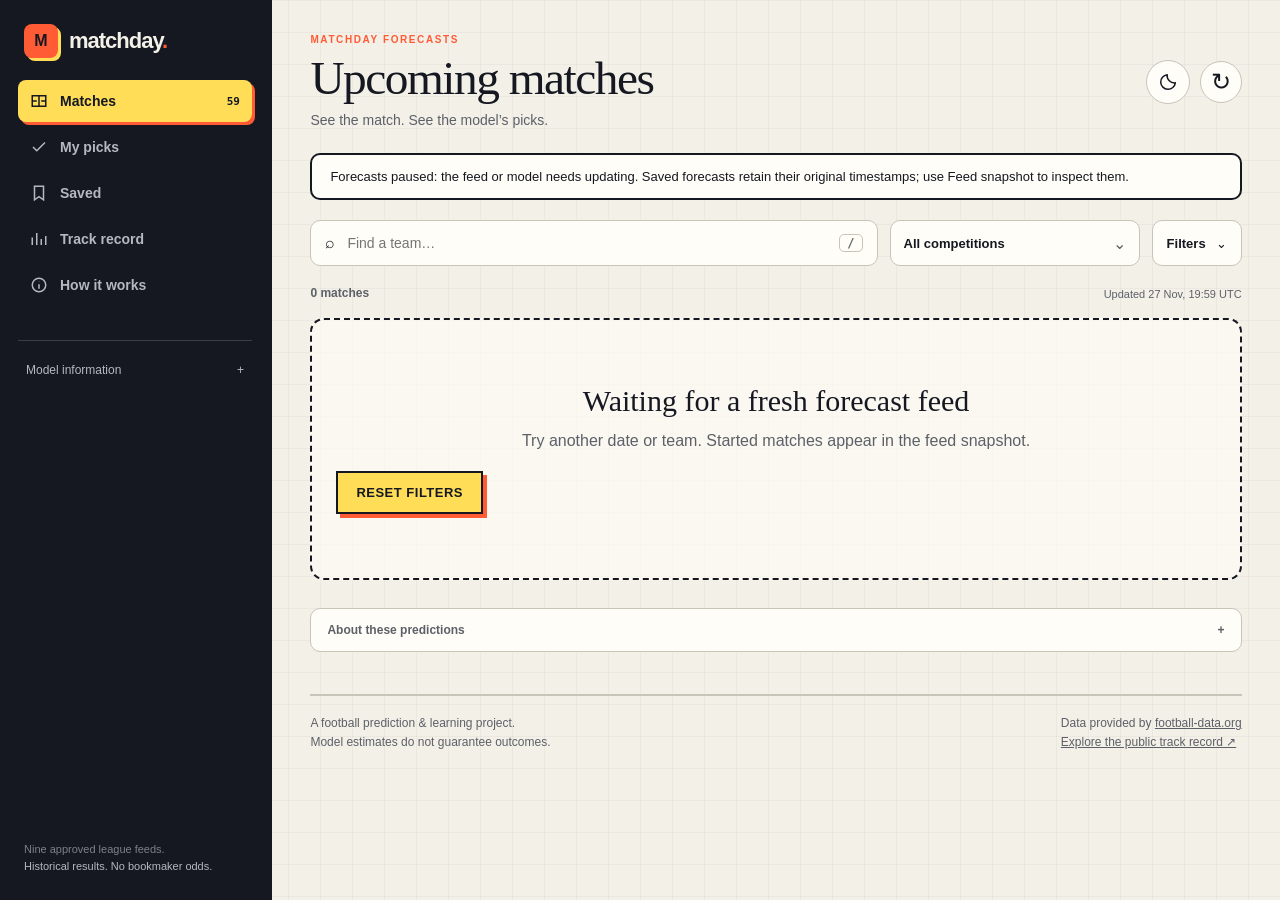
<file: index.html>
<!doctype html>
<html lang="en">
<head>
<meta charset="utf-8">
<meta name="viewport" content="width=device-width,initial-scale=1">
<meta name="referrer" content="strict-origin-when-cross-origin">
<meta http-equiv="Content-Security-Policy" content="default-src 'self'; script-src 'self'; connect-src 'self'; style-src 'self' 'unsafe-inline' https://fonts.googleapis.com; font-src 'self' https://fonts.gstatic.com; img-src 'self' data:; object-src 'none'; base-uri 'self'; form-action 'none'">
<meta name="theme-color" content="#151821">
<meta name="description" content="Matchday football forecasts: full-time and double-chance model picks, verified results and a transparent track record.">
<title>Football forecasts — Matchday</title>
<link rel="icon" href="./assets/icon.svg" type="image/svg+xml">
<script src="./assets/theme.js"></script>
<link rel="stylesheet" href="./assets/styles.css">
<script type="module" src="./assets/shell.mjs">
</script>
<script type="module" src="./assets/app.mjs">
</script>
</head>
<body>
<a class="skip-link" href="#main">Skip to content</a>
<div class="shell">
<aside class="side">
<a class="brand" href="./">
<span class="brand-mark">M</span>
<strong>matchday<i>.</i>
</strong>
</a>
<nav aria-label="Primary">
<a href="./" data-nav="matches" class="active" aria-current="page">
<svg class="icon" viewBox="0 0 24 24" width="18" height="18" fill="none" stroke="currentColor" stroke-width="2" aria-hidden="true">
<path d="M3 5h18v14H3zM12 5v14M3 12h6M15 12h6"/>
</svg>
<span>Matches</span>
<b data-count="matches">
</b>
</a>
<a href="./?view=picks" data-nav="picks" class="">
<svg class="icon" viewBox="0 0 24 24" width="18" height="18" fill="none" stroke="currentColor" stroke-width="2" aria-hidden="true">
<path d="M4 12l5 5L20 6"/>
</svg>
<span>My picks</span>
<b data-count="picks">
</b>
</a>
<a href="./?view=bookmarks" data-nav="saved" class="">
<svg class="icon" viewBox="0 0 24 24" width="18" height="18" fill="none" stroke="currentColor" stroke-width="2" aria-hidden="true">
<path d="M6 3h12v18l-6-4-6 4z"/>
</svg>
<span>Saved</span>
<b data-count="saved">
</b>
</a>
<a href="./performance.html" data-nav="record" class="">
<svg class="icon" viewBox="0 0 24 24" width="18" height="18" fill="none" stroke="currentColor" stroke-width="2" aria-hidden="true">
<path d="M3 20V10M9 20V4M15 20v-8M21 20V8"/>
</svg>
<span>Track record</span>
<b data-count="record">
</b>
</a>
<a href="./method.html" data-nav="method" class="">
<svg class="icon" viewBox="0 0 24 24" width="18" height="18" fill="none" stroke="currentColor" stroke-width="2" aria-hidden="true">
<path d="M12 3a9 9 0 100 18 9 9 0 000-18zM12 11v6M12 7.5v.5"/>
</svg>
<span>How it works</span>
<b data-count="method">
</b>
</a>
</nav>
<details class="sidebar-insights">
<summary>Model information <span aria-hidden="true">+</span>
</summary>
<section class="pulse">
<span class="eyebrow">Model pulse</span>
<div class="pulse-num">
<b id="pulse-rate">—</b>
<small>full-time hit rate</small>
</div>
<div class="pulse-meter">
<i id="pulse-meter" style="width:0%">
</i>
</div>
<small class="pulse-note" id="pulse-note">Loading verified results.</small>
</section>
<div class="versus-card">
<span class="eyebrow">Two calls. One match.</span>
<p>A full-time result and a double-chance pick. Each measured separately after the final whistle.</p>
</div>
</details>
<p class="side-foot">Nine approved league feeds.<br>
<a href="./method.html">Historical results. No bookmaker odds.</a>
<br>
<span id="sidebar-updated">Saved pre-match forecasts.</span>
</p>
</aside>
<main class="main " id="main">
<a class="brand mobile-brand" href="./">
<span class="brand-mark">M</span>
<strong>matchday<i>.</i>
</strong>
</a>
<header class="topbar match-page-header">
<div class="title-block">
<p class="eyebrow">MATCHDAY FORECASTS</p>
<h1 id="board-title">Upcoming matches</h1>
<p class="sub" id="board-subtitle">See the match. See the model’s picks.</p>
</div>
<div class="header-actions">
<button class="theme-toggle" type="button" data-theme-toggle aria-label="Switch to dark theme" title="Switch to dark theme" hidden>
<svg class="theme-moon" viewBox="0 0 24 24" width="20" height="20" fill="none" stroke="currentColor" stroke-width="1.8" stroke-linecap="round" stroke-linejoin="round" aria-hidden="true"><path d="M20.8 13A8.8 8.8 0 0 1 11 3.2 8.8 8.8 0 1 0 20.8 13Z"/></svg>
<svg class="theme-sun" viewBox="0 0 24 24" width="20" height="20" fill="none" stroke="currentColor" stroke-width="1.8" stroke-linecap="round" aria-hidden="true"><circle cx="12" cy="12" r="4"/><path d="M12 2v2m0 16v2M2 12h2m16 0h2M4.9 4.9l1.4 1.4m11.4 11.4 1.4 1.4M4.9 19.1l1.4-1.4M17.7 6.3l1.4-1.4"/></svg>
</button>
<button id="refresh" class="refresh-icon" type="button" aria-label="Refresh predictions" title="Refresh predictions">↻</button>
</div>
</header>
<div id="feed-notice" class="notice" role="status" hidden>
</div>
<section id="board" aria-label="Forecast board">
<div class="match-tools">
<label class="search">
<span aria-hidden="true">⌕</span>
<input id="search" type="search" placeholder="Find a team…" aria-label="Find a team" autocomplete="off">
<kbd>/</kbd>
</label>
<label class="league-field">
<span class="sr-only">Competition</span>
<select id="competition" aria-label="Competition">
<option value="all">All competitions</option>
</select>
</label>
<details id="filters-panel" class="filter-disclosure">
<summary>Filters <span id="filter-count" hidden>
</span>
<span aria-hidden="true">⌄</span>
</summary>
<div class="filter-panel">
<div class="filter-title">
<strong>Find your match</strong>
<button id="reset" type="button" class="text-button">Reset filters</button>
</div>
<div class="filter-row">
<label>Match date<select id="match-date">
<option value="all">All dates</option>
</select>
</label>
<label>Sort by<select id="sort">
<option value="time">Kick-off time</option>
<option value="confidence">Highest probability</option>
<option value="close">Closest matches</option>
</select>
</label>
<label>Show times in<select id="timezone">
<option value="local">Your timezone</option>
<option value="Africa/Dar_es_Salaam">Tanzania (EAT)</option>
<option value="UTC">UTC</option>
</select>
</label>
</div>
<label class="toggle">
<input type="checkbox" id="strong-only">
<span class="switch">
</span>Full-time probability of 55% or above</label>
<p class="filter-hint">This is a filter, not a guarantee of success.</p>
<div class="view-tabs" role="group" aria-label="Forecast view">
<button type="button" data-view="upcoming" class="active" aria-pressed="true">Upcoming matches</button>
<button type="button" data-view="saved" aria-pressed="false">Saved feed archive</button>
</div>
</div>
</details>
</div>
<div class="board-meta">
<p id="result-count" aria-live="polite">Loading matches…</p>
<span id="short-update">Checking predictions…</span>
</div>
<p class="local-note" id="local-note" hidden>These choices are saved only in your browser.</p>
<div id="forecast-grid" class="grid forecast-grid">
</div>
<div id="empty-state" class="empty" hidden>
<strong id="empty-title">No matching fixtures</strong>
<p id="empty-message">Try another date or team.</p>
<button type="button" id="empty-reset" class="cta">Reset filters</button>
</div>
<details id="feed-details" class="disclosure feed-info">
<summary>About these predictions <span aria-hidden="true">+</span>
</summary>
<div class="disclosure-content">
<p>Each match has a full-time pick and a double-chance pick. The percentages are model estimates, not guarantees. Open a match to explore every probability.</p>
<div class="snapshot-inner">
<div>
<span class="tiny-label">SAVED FORECASTS</span>
<strong id="snapshot-count">—</strong>
</div>
<div>
<span class="tiny-label">DATA OBSERVED</span>
<strong id="data-time">—</strong>
</div>
<div>
<span class="tiny-label">MODEL FITTED</span>
<strong id="model-date">—</strong>
</div>
<div>
<span class="tiny-label">UPDATE MODE</span>
<strong id="refresh-mode">—</strong>
</div>
</div>
<p id="update-description">
</p>
<p>
<a class="text-button" href="./method.html">How the predictions work ↗</a>
</p>
</div>
</details>
<noscript>
<p class="notice">Enable JavaScript to explore forecasts, or <a href="./data/predictions.json">read the saved data</a>.</p>
</noscript>
</section>
<dialog id="analysis-dialog" class="drawer-dialog" aria-labelledby="analysis-title">
<div class="drawer-head">
<strong id="analysis-title">Match analysis</strong>
<button class="icon-btn" id="close-analysis" aria-label="Close analysis">✕</button>
</div>
<div id="analysis-content" class="drawer-scroll">
</div>
</dialog>
<footer class="site-footer">
<p>A football prediction &amp; learning project.<br>Model estimates do not guarantee outcomes.</p>
<p>Data provided by <a href="https://www.football-data.org/" rel="noopener">football-data.org</a>
<br>
<a href="./performance.html">Explore the public track record ↗</a>
</p>
</footer>
</main>
</div>
<nav class="tabbar" aria-label="Mobile navigation">
<a href="./" data-nav="matches" class="active" aria-current="page">
<svg class="icon" viewBox="0 0 24 24" width="18" height="18" fill="none" stroke="currentColor" stroke-width="2" aria-hidden="true">
<path d="M3 5h18v14H3zM12 5v14M3 12h6M15 12h6"/>
</svg>
<span>Matches</span>
</a>
<a href="./?view=picks" data-nav="picks" class="">
<svg class="icon" viewBox="0 0 24 24" width="18" height="18" fill="none" stroke="currentColor" stroke-width="2" aria-hidden="true">
<path d="M4 12l5 5L20 6"/>
</svg>
<span>Picks</span>
</a>
<a href="./?view=bookmarks" data-nav="saved" class="">
<svg class="icon" viewBox="0 0 24 24" width="18" height="18" fill="none" stroke="currentColor" stroke-width="2" aria-hidden="true">
<path d="M6 3h12v18l-6-4-6 4z"/>
</svg>
<span>Saved</span>
</a>
<a href="./performance.html" data-nav="record" class="">
<svg class="icon" viewBox="0 0 24 24" width="18" height="18" fill="none" stroke="currentColor" stroke-width="2" aria-hidden="true">
<path d="M3 20V10M9 20V4M15 20v-8M21 20V8"/>
</svg>
<span>Record</span>
</a>
<a href="./method.html" data-nav="method" class="">
<svg class="icon" viewBox="0 0 24 24" width="18" height="18" fill="none" stroke="currentColor" stroke-width="2" aria-hidden="true">
<path d="M12 3a9 9 0 100 18 9 9 0 000-18zM12 11v6M12 7.5v.5"/>
</svg>
<span>Guide</span>
</a>
</nav>
<div class="saved-alert" id="storage-notice" role="status" hidden>
</div>
</body>
</html>
</file>
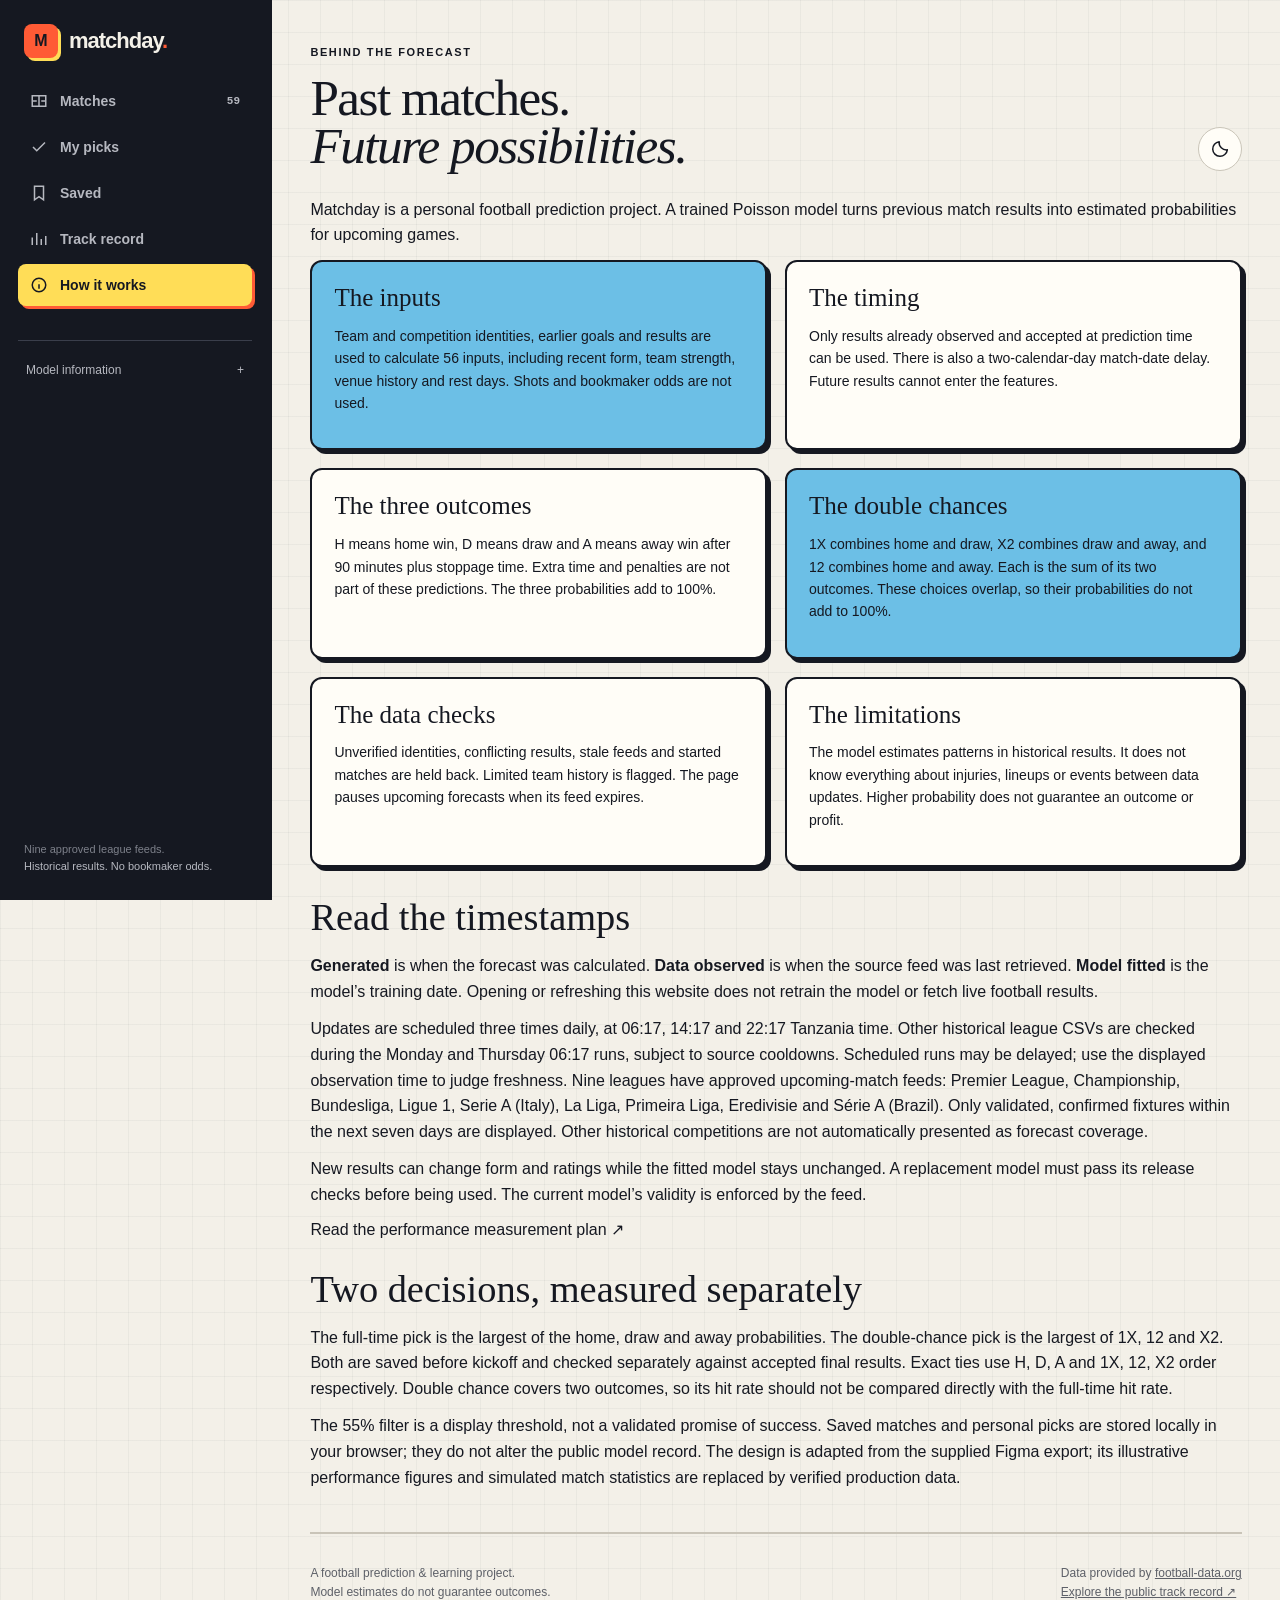
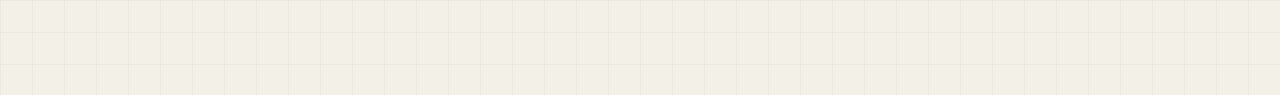
<file: method.html>
<!doctype html>
<html lang="en">
<head>
<meta charset="utf-8">
<meta name="viewport" content="width=device-width,initial-scale=1">
<meta name="referrer" content="strict-origin-when-cross-origin">
<meta http-equiv="Content-Security-Policy" content="default-src 'self'; script-src 'self'; connect-src 'self'; style-src 'self' 'unsafe-inline' https://fonts.googleapis.com; font-src 'self' https://fonts.gstatic.com; img-src 'self' data:; object-src 'none'; base-uri 'self'; form-action 'none'">
<meta name="theme-color" content="#151821">
<meta name="description" content="Matchday football forecasts: full-time and double-chance model picks, verified results and a transparent track record.">
<title>How it works — Matchday</title>
<link rel="icon" href="./assets/icon.svg" type="image/svg+xml">
<script src="./assets/theme.js"></script>
<link rel="stylesheet" href="./assets/styles.css">
<script type="module" src="./assets/shell.mjs">
</script>
</head>
<body>
<a class="skip-link" href="#main">Skip to content</a>
<div class="shell">
<aside class="side">
<a class="brand" href="./">
<span class="brand-mark">M</span>
<strong>matchday<i>.</i>
</strong>
</a>
<nav aria-label="Primary">
<a href="./" data-nav="matches" class="">
<svg class="icon" viewBox="0 0 24 24" width="18" height="18" fill="none" stroke="currentColor" stroke-width="2" aria-hidden="true">
<path d="M3 5h18v14H3zM12 5v14M3 12h6M15 12h6"/>
</svg>
<span>Matches</span>
<b data-count="matches">
</b>
</a>
<a href="./?view=picks" data-nav="picks" class="">
<svg class="icon" viewBox="0 0 24 24" width="18" height="18" fill="none" stroke="currentColor" stroke-width="2" aria-hidden="true">
<path d="M4 12l5 5L20 6"/>
</svg>
<span>My picks</span>
<b data-count="picks">
</b>
</a>
<a href="./?view=bookmarks" data-nav="saved" class="">
<svg class="icon" viewBox="0 0 24 24" width="18" height="18" fill="none" stroke="currentColor" stroke-width="2" aria-hidden="true">
<path d="M6 3h12v18l-6-4-6 4z"/>
</svg>
<span>Saved</span>
<b data-count="saved">
</b>
</a>
<a href="./performance.html" data-nav="record" class="">
<svg class="icon" viewBox="0 0 24 24" width="18" height="18" fill="none" stroke="currentColor" stroke-width="2" aria-hidden="true">
<path d="M3 20V10M9 20V4M15 20v-8M21 20V8"/>
</svg>
<span>Track record</span>
<b data-count="record">
</b>
</a>
<a href="./method.html" data-nav="method" class="active" aria-current="page">
<svg class="icon" viewBox="0 0 24 24" width="18" height="18" fill="none" stroke="currentColor" stroke-width="2" aria-hidden="true">
<path d="M12 3a9 9 0 100 18 9 9 0 000-18zM12 11v6M12 7.5v.5"/>
</svg>
<span>How it works</span>
<b data-count="method">
</b>
</a>
</nav>
<details class="sidebar-insights">
<summary>Model information <span aria-hidden="true">+</span>
</summary>
<section class="pulse">
<span class="eyebrow">Model pulse</span>
<div class="pulse-num">
<b id="pulse-rate">—</b>
<small>full-time hit rate</small>
</div>
<div class="pulse-meter">
<i id="pulse-meter" style="width:0%">
</i>
</div>
<small class="pulse-note" id="pulse-note">Loading verified results.</small>
</section>
<div class="versus-card">
<span class="eyebrow">Two calls. One match.</span>
<p>A full-time result and a double-chance pick. Each measured separately after the final whistle.</p>
</div>
</details>
<p class="side-foot">Nine approved league feeds.<br>
<a href="./method.html">Historical results. No bookmaker odds.</a>
<br>
<span id="sidebar-updated">Saved pre-match forecasts.</span>
</p>
</aside>
<main class="main article-page" id="main">
<a class="brand mobile-brand" href="./">
<span class="brand-mark">M</span>
<strong>matchday<i>.</i>
</strong>
</a>
<p class="eyebrow">BEHIND THE FORECAST</p>
<header class="topbar">
<div class="title-block">
<h1>Past matches.<br>
<em>Future possibilities.</em>
</h1>
</div>
<div class="header-actions">
<button class="theme-toggle" type="button" data-theme-toggle aria-label="Switch to dark theme" title="Switch to dark theme" hidden>
<svg class="theme-moon" viewBox="0 0 24 24" width="20" height="20" fill="none" stroke="currentColor" stroke-width="1.8" stroke-linecap="round" stroke-linejoin="round" aria-hidden="true"><path d="M20.8 13A8.8 8.8 0 0 1 11 3.2 8.8 8.8 0 1 0 20.8 13Z"/></svg>
<svg class="theme-sun" viewBox="0 0 24 24" width="20" height="20" fill="none" stroke="currentColor" stroke-width="1.8" stroke-linecap="round" aria-hidden="true"><circle cx="12" cy="12" r="4"/><path d="M12 2v2m0 16v2M2 12h2m16 0h2M4.9 4.9l1.4 1.4m11.4 11.4 1.4 1.4M4.9 19.1l1.4-1.4M17.7 6.3l1.4-1.4"/></svg>
</button>
</div>
</header>
<p class="intro">Matchday is a personal football prediction project. A trained Poisson model turns previous match results into estimated probabilities for upcoming games.</p>
<div class="method-grid">
<section class="method-card">
<h2>The inputs</h2>
<p>Team and competition identities, earlier goals and results are used to calculate 56 inputs, including recent form, team strength, venue history and rest days. Shots and bookmaker odds are not used.</p>
</section>
<section class="method-card">
<h2>The timing</h2>
<p>Only results already observed and accepted at prediction time can be used. There is also a two-calendar-day match-date delay. Future results cannot enter the features.</p>
</section>
<section class="method-card">
<h2>The three outcomes</h2>
<p>H means home win, D means draw and A means away win after 90 minutes plus stoppage time. Extra time and penalties are not part of these predictions. The three probabilities add to 100%.</p>
</section>
<section class="method-card">
<h2>The double chances</h2>
<p>1X combines home and draw, X2 combines draw and away, and 12 combines home and away. Each is the sum of its two outcomes. These choices overlap, so their probabilities do not add to 100%.</p>
</section>
<section class="method-card">
<h2>The data checks</h2>
<p>Unverified identities, conflicting results, stale feeds and started matches are held back. Limited team history is flagged. The page pauses upcoming forecasts when its feed expires.</p>
</section>
<section class="method-card">
<h2>The limitations</h2>
<p>The model estimates patterns in historical results. It does not know everything about injuries, lineups or events between data updates. Higher probability does not guarantee an outcome or profit.</p>
</section>
</div>
<h2>Read the timestamps</h2>
<p>
<strong>Generated</strong> is when the forecast was calculated. <strong>Data observed</strong> is when the source feed was last retrieved. <strong>Model fitted</strong> is the model’s training date. Opening or refreshing this website does not retrain the model or fetch live football results.</p>
<p>Updates are scheduled three times daily, at 06:17, 14:17 and 22:17 Tanzania time. Other historical league CSVs are checked during the Monday and Thursday 06:17 runs, subject to source cooldowns. Scheduled runs may be delayed; use the displayed observation time to judge freshness. Nine leagues have approved upcoming-match feeds: Premier League, Championship, Bundesliga, Ligue 1, Serie A (Italy), La Liga, Primeira Liga, Eredivisie and Série A (Brazil). Only validated, confirmed fixtures within the next seven days are displayed. Other historical competitions are not automatically presented as forecast coverage.</p>
<p>New results can change form and ratings while the fitted model stays unchanged. A replacement model must pass its release checks before being used. The current model’s validity is enforced by the feed.</p>
<a class="inline-link" href="./performance.html">Read the performance measurement plan ↗</a>
<h2>Two decisions, measured separately</h2>
<p>The full-time pick is the largest of the home, draw and away probabilities. The double-chance pick is the largest of 1X, 12 and X2. Both are saved before kickoff and checked separately against accepted final results. Exact ties use H, D, A and 1X, 12, X2 order respectively. Double chance covers two outcomes, so its hit rate should not be compared directly with the full-time hit rate.</p>
<p>The 55% filter is a display threshold, not a validated promise of success. Saved matches and personal picks are stored locally in your browser; they do not alter the public model record. The design is adapted from the supplied Figma export; its illustrative performance figures and simulated match statistics are replaced by verified production data.</p>
<footer class="site-footer">
<p>A football prediction &amp; learning project.<br>Model estimates do not guarantee outcomes.</p>
<p>Data provided by <a href="https://www.football-data.org/" rel="noopener">football-data.org</a>
<br>
<a href="./performance.html">Explore the public track record ↗</a>
</p>
</footer>
</main>
</div>
<nav class="tabbar" aria-label="Mobile navigation">
<a href="./" data-nav="matches" class="">
<svg class="icon" viewBox="0 0 24 24" width="18" height="18" fill="none" stroke="currentColor" stroke-width="2" aria-hidden="true">
<path d="M3 5h18v14H3zM12 5v14M3 12h6M15 12h6"/>
</svg>
<span>Matches</span>
</a>
<a href="./?view=picks" data-nav="picks" class="">
<svg class="icon" viewBox="0 0 24 24" width="18" height="18" fill="none" stroke="currentColor" stroke-width="2" aria-hidden="true">
<path d="M4 12l5 5L20 6"/>
</svg>
<span>Picks</span>
</a>
<a href="./?view=bookmarks" data-nav="saved" class="">
<svg class="icon" viewBox="0 0 24 24" width="18" height="18" fill="none" stroke="currentColor" stroke-width="2" aria-hidden="true">
<path d="M6 3h12v18l-6-4-6 4z"/>
</svg>
<span>Saved</span>
</a>
<a href="./performance.html" data-nav="record" class="">
<svg class="icon" viewBox="0 0 24 24" width="18" height="18" fill="none" stroke="currentColor" stroke-width="2" aria-hidden="true">
<path d="M3 20V10M9 20V4M15 20v-8M21 20V8"/>
</svg>
<span>Record</span>
</a>
<a href="./method.html" data-nav="method" class="active" aria-current="page">
<svg class="icon" viewBox="0 0 24 24" width="18" height="18" fill="none" stroke="currentColor" stroke-width="2" aria-hidden="true">
<path d="M12 3a9 9 0 100 18 9 9 0 000-18zM12 11v6M12 7.5v.5"/>
</svg>
<span>Guide</span>
</a>
</nav>
<div class="saved-alert" id="storage-notice" role="status" hidden>
</div>
</body>
</html>
</file>
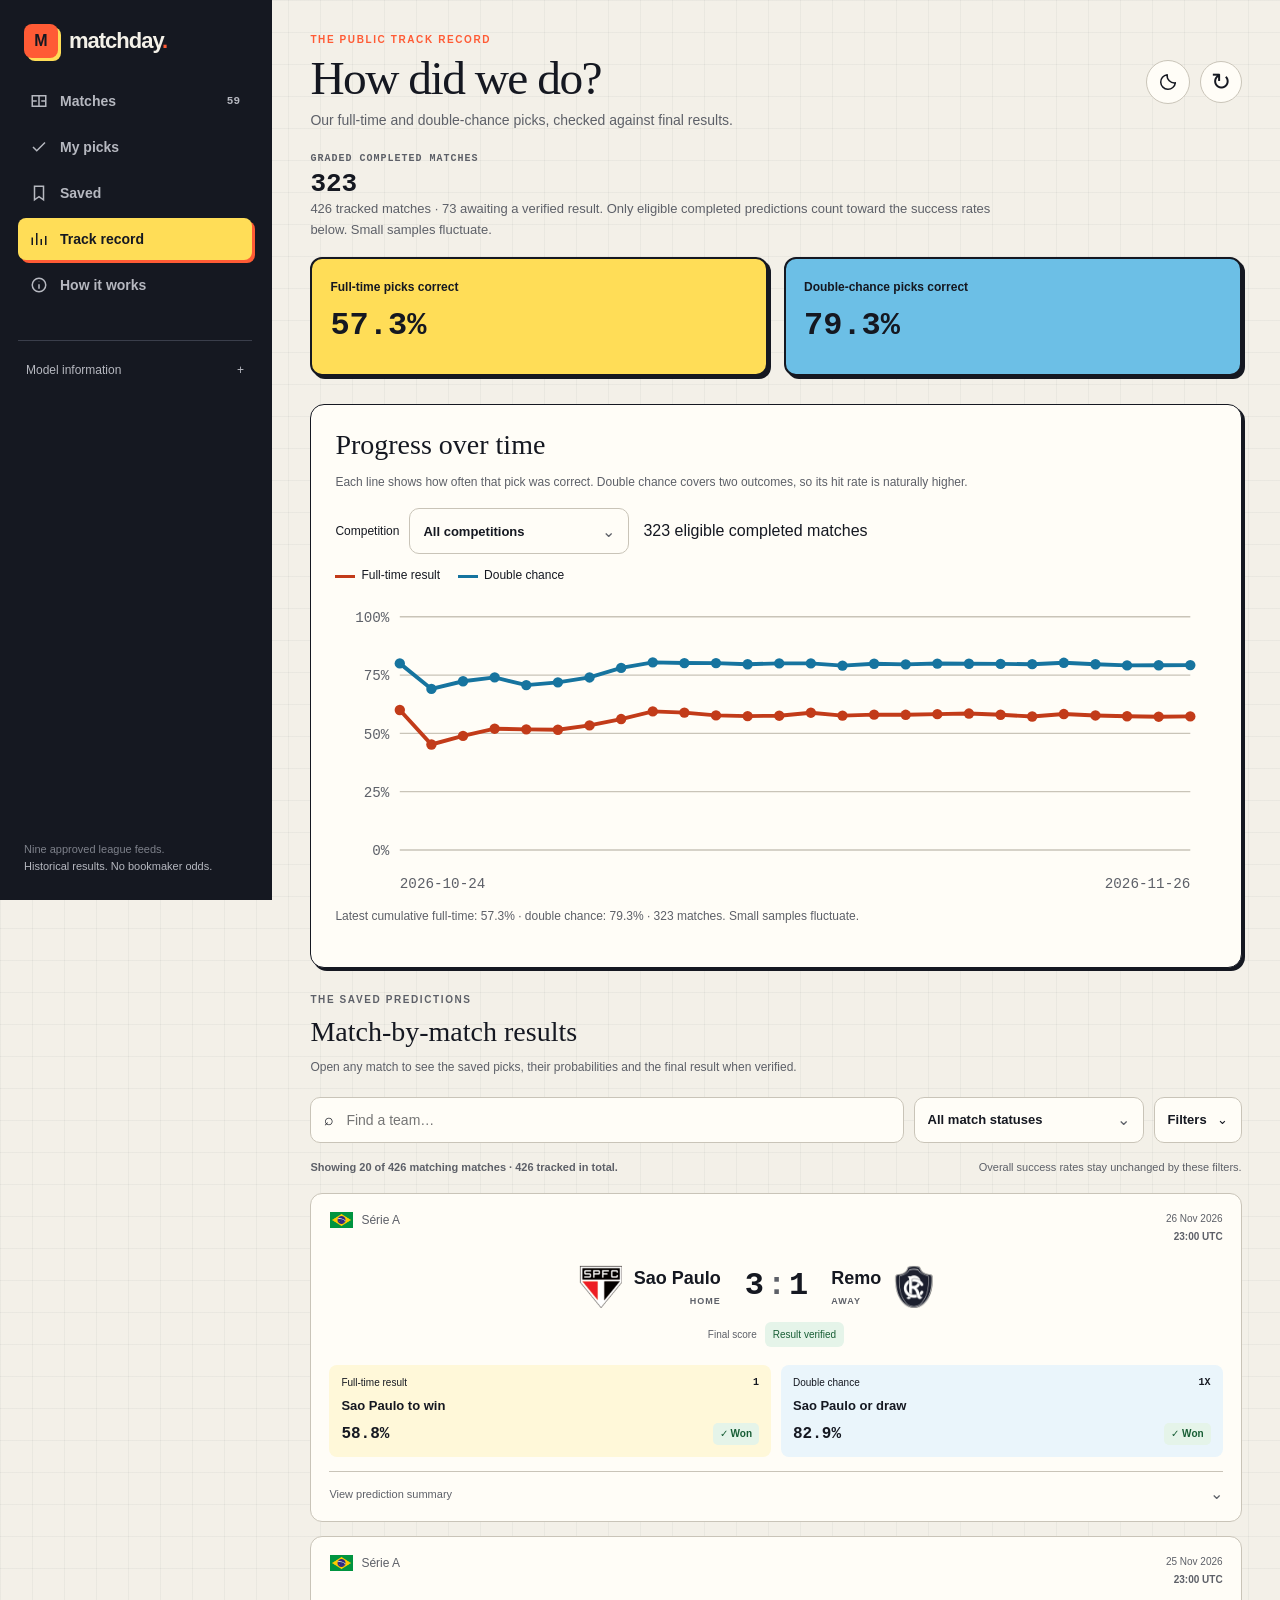
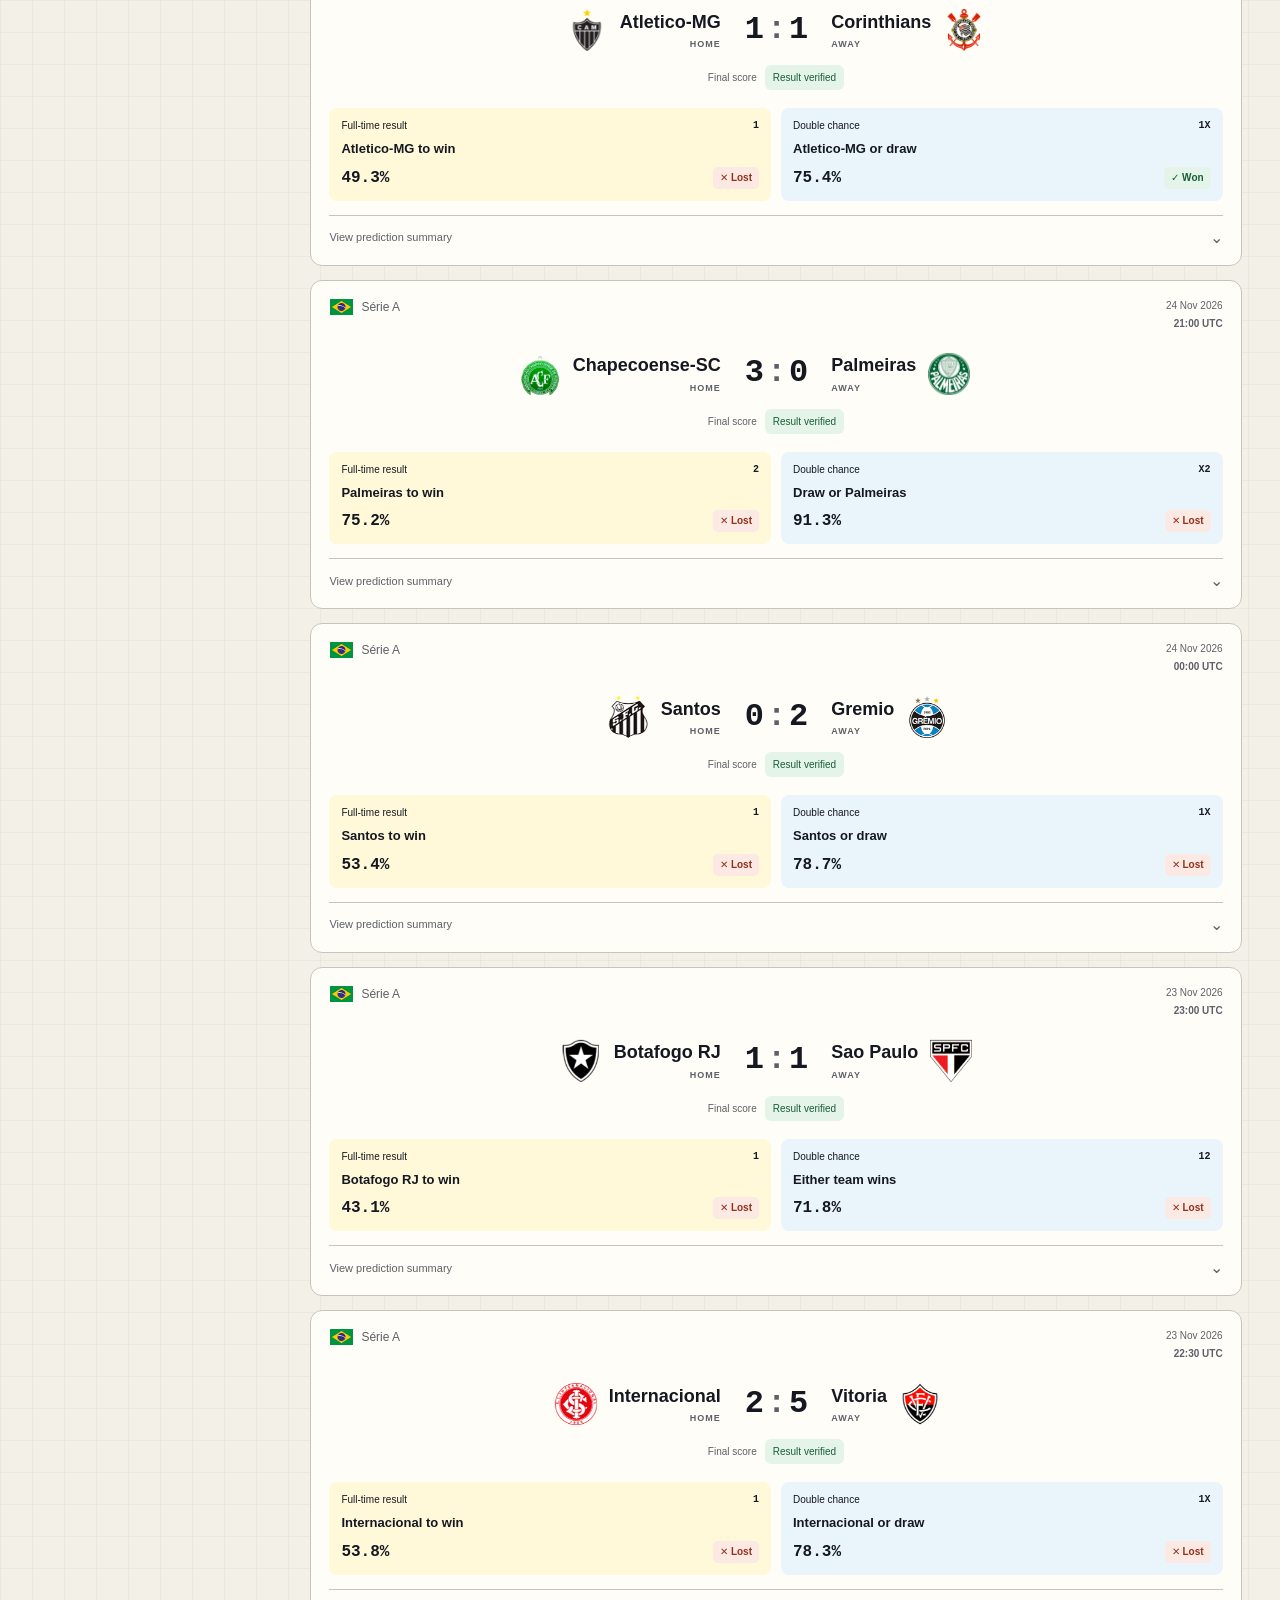
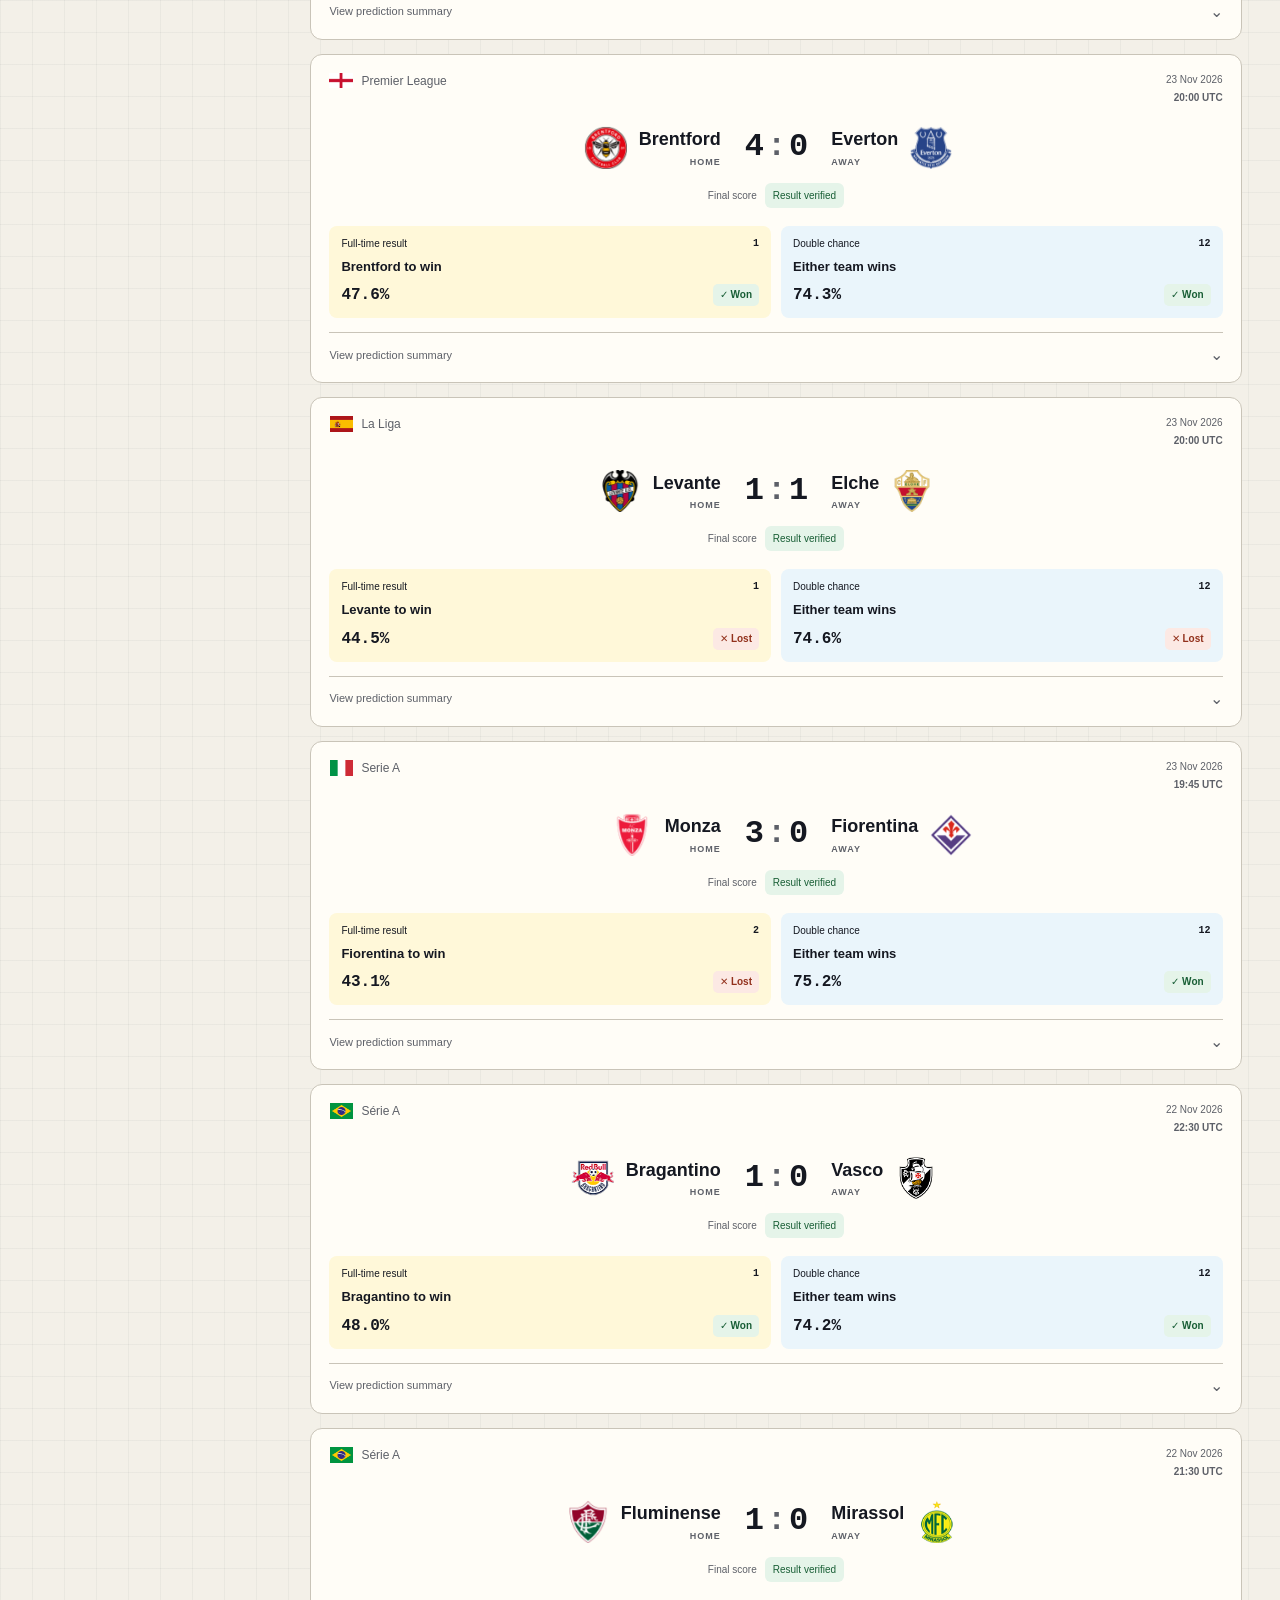
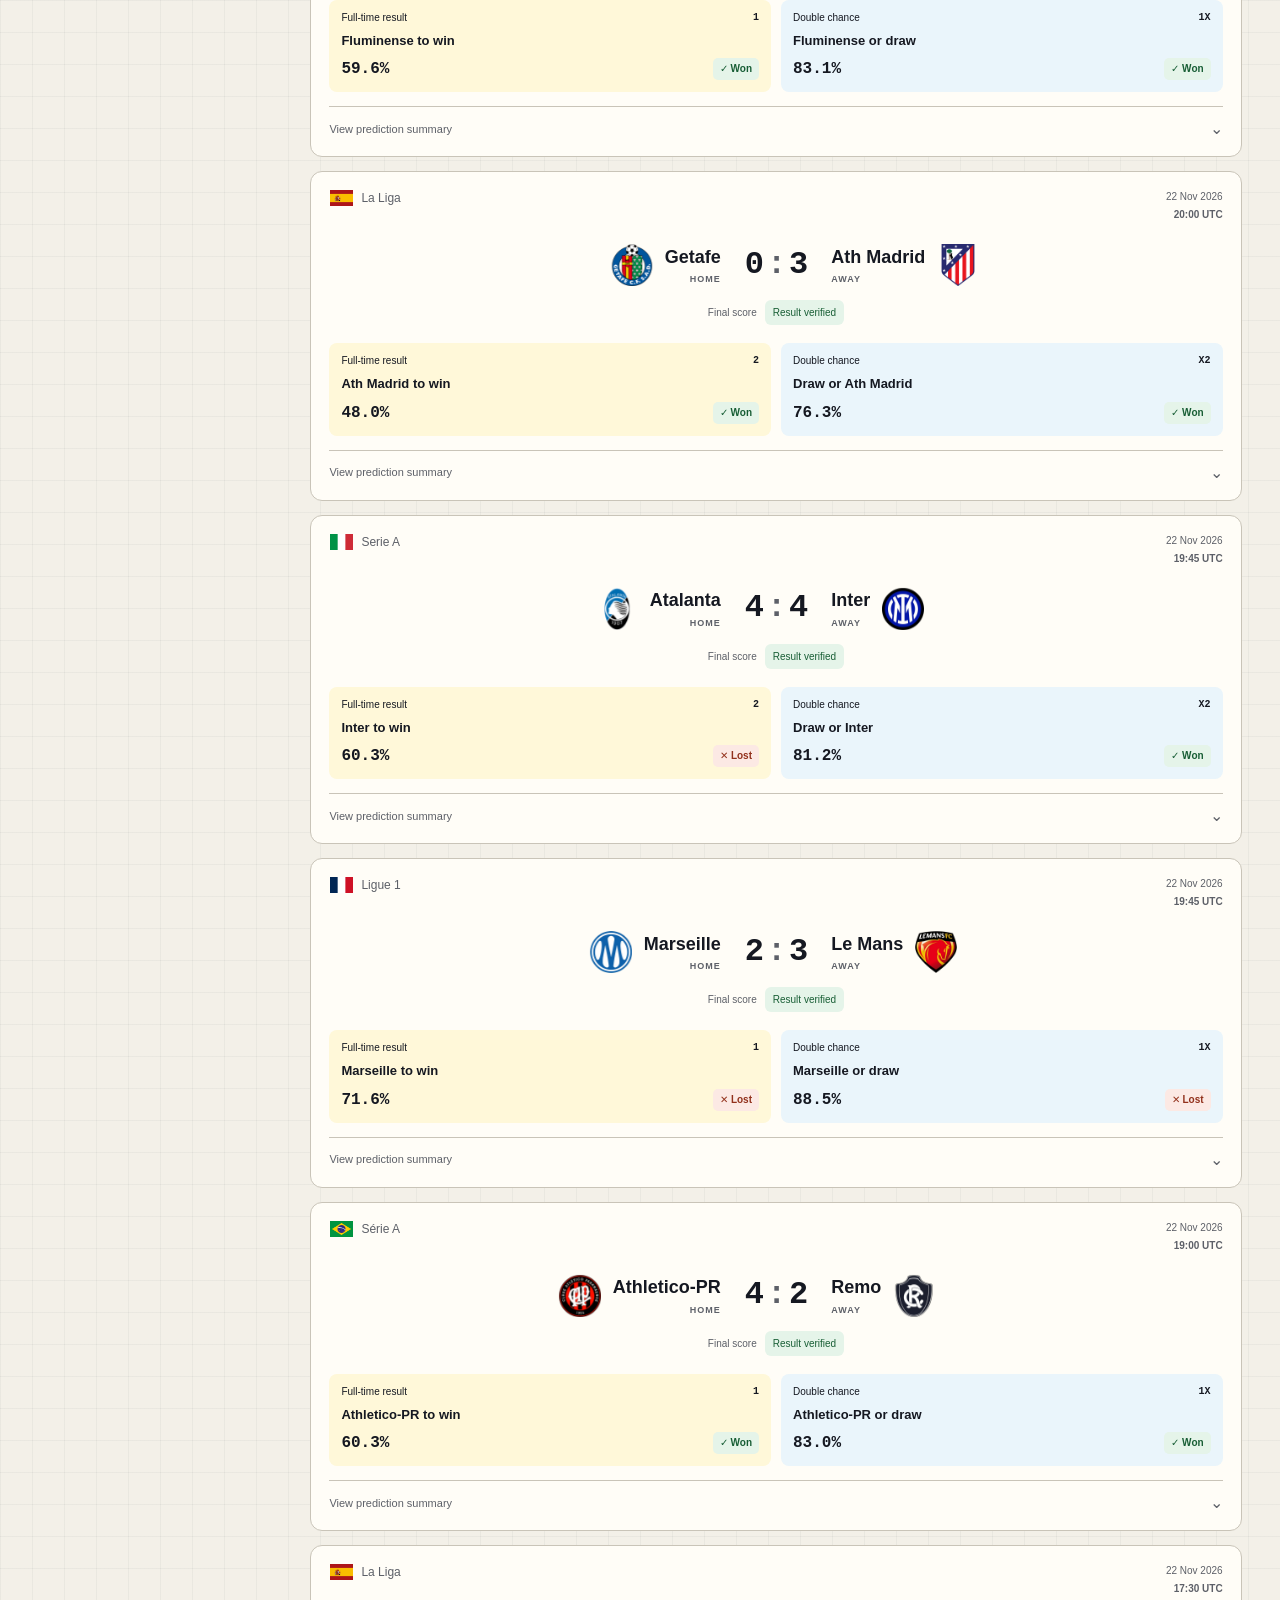
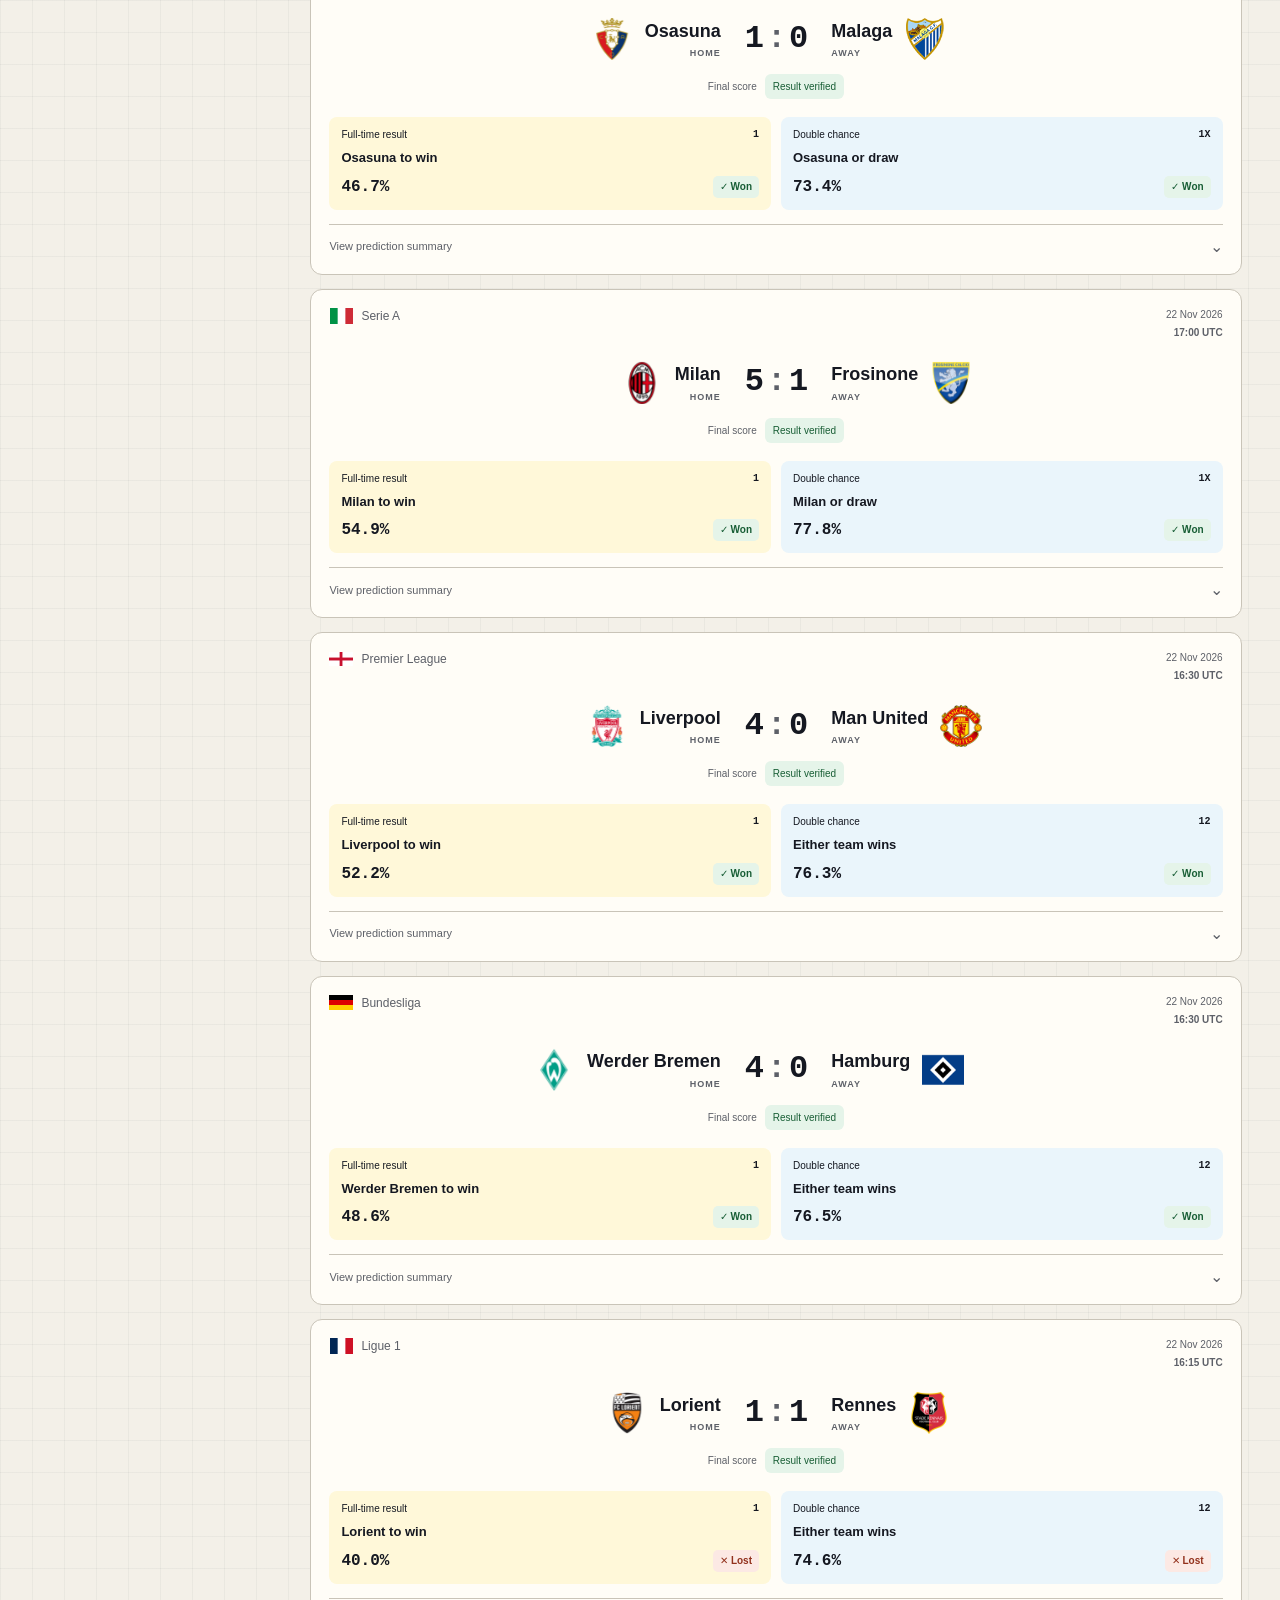
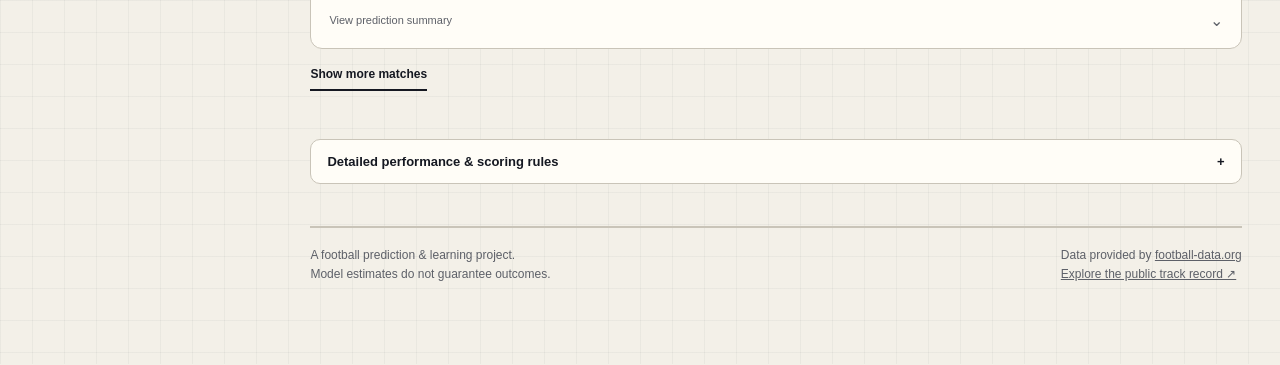
<file: performance.html>
<!doctype html>
<html lang="en">
<head>
<meta charset="utf-8">
<meta name="viewport" content="width=device-width,initial-scale=1">
<meta name="referrer" content="strict-origin-when-cross-origin">
<meta http-equiv="Content-Security-Policy" content="default-src 'self'; script-src 'self'; connect-src 'self'; style-src 'self' 'unsafe-inline' https://fonts.googleapis.com; font-src 'self' https://fonts.gstatic.com; img-src 'self' data:; object-src 'none'; base-uri 'self'; form-action 'none'">
<meta name="theme-color" content="#151821">
<meta name="description" content="Matchday football forecasts: full-time and double-chance model picks, verified results and a transparent track record.">
<title>Track record — Matchday</title>
<link rel="icon" href="./assets/icon.svg" type="image/svg+xml">
<script src="./assets/theme.js"></script>
<link rel="stylesheet" href="./assets/styles.css">
<script type="module" src="./assets/shell.mjs">
</script>
<script type="module" src="./assets/performance.mjs">
</script>
</head>
<body>
<a class="skip-link" href="#main">Skip to content</a>
<div class="shell">
<aside class="side">
<a class="brand" href="./">
<span class="brand-mark">M</span>
<strong>matchday<i>.</i>
</strong>
</a>
<nav aria-label="Primary">
<a href="./" data-nav="matches" class="">
<svg class="icon" viewBox="0 0 24 24" width="18" height="18" fill="none" stroke="currentColor" stroke-width="2" aria-hidden="true">
<path d="M3 5h18v14H3zM12 5v14M3 12h6M15 12h6"/>
</svg>
<span>Matches</span>
<b data-count="matches">
</b>
</a>
<a href="./?view=picks" data-nav="picks" class="">
<svg class="icon" viewBox="0 0 24 24" width="18" height="18" fill="none" stroke="currentColor" stroke-width="2" aria-hidden="true">
<path d="M4 12l5 5L20 6"/>
</svg>
<span>My picks</span>
<b data-count="picks">
</b>
</a>
<a href="./?view=bookmarks" data-nav="saved" class="">
<svg class="icon" viewBox="0 0 24 24" width="18" height="18" fill="none" stroke="currentColor" stroke-width="2" aria-hidden="true">
<path d="M6 3h12v18l-6-4-6 4z"/>
</svg>
<span>Saved</span>
<b data-count="saved">
</b>
</a>
<a href="./performance.html" data-nav="record" class="active" aria-current="page">
<svg class="icon" viewBox="0 0 24 24" width="18" height="18" fill="none" stroke="currentColor" stroke-width="2" aria-hidden="true">
<path d="M3 20V10M9 20V4M15 20v-8M21 20V8"/>
</svg>
<span>Track record</span>
<b data-count="record">
</b>
</a>
<a href="./method.html" data-nav="method" class="">
<svg class="icon" viewBox="0 0 24 24" width="18" height="18" fill="none" stroke="currentColor" stroke-width="2" aria-hidden="true">
<path d="M12 3a9 9 0 100 18 9 9 0 000-18zM12 11v6M12 7.5v.5"/>
</svg>
<span>How it works</span>
<b data-count="method">
</b>
</a>
</nav>
<details class="sidebar-insights">
<summary>Model information <span aria-hidden="true">+</span>
</summary>
<section class="pulse">
<span class="eyebrow">Model pulse</span>
<div class="pulse-num">
<b id="pulse-rate">—</b>
<small>full-time hit rate</small>
</div>
<div class="pulse-meter">
<i id="pulse-meter" style="width:0%">
</i>
</div>
<small class="pulse-note" id="pulse-note">Loading verified results.</small>
</section>
<div class="versus-card">
<span class="eyebrow">Two calls. One match.</span>
<p>A full-time result and a double-chance pick. Each measured separately after the final whistle.</p>
</div>
</details>
<p class="side-foot">Nine approved league feeds.<br>
<a href="./method.html">Historical results. No bookmaker odds.</a>
<br>
<span id="sidebar-updated">Saved pre-match forecasts.</span>
</p>
</aside>
<main class="main " id="main">
<a class="brand mobile-brand" href="./">
<span class="brand-mark">M</span>
<strong>matchday<i>.</i>
</strong>
</a>
<header class="topbar match-page-header">
<div class="title-block">
<p class="eyebrow">THE PUBLIC TRACK RECORD</p>
<h1>How did we do?</h1>
<p class="sub">Our full-time and double-chance picks, checked against final results.</p>
</div>
<div class="header-actions">
<button class="theme-toggle" type="button" data-theme-toggle aria-label="Switch to dark theme" title="Switch to dark theme" hidden>
<svg class="theme-moon" viewBox="0 0 24 24" width="20" height="20" fill="none" stroke="currentColor" stroke-width="1.8" stroke-linecap="round" stroke-linejoin="round" aria-hidden="true"><path d="M20.8 13A8.8 8.8 0 0 1 11 3.2 8.8 8.8 0 1 0 20.8 13Z"/></svg>
<svg class="theme-sun" viewBox="0 0 24 24" width="20" height="20" fill="none" stroke="currentColor" stroke-width="1.8" stroke-linecap="round" aria-hidden="true"><circle cx="12" cy="12" r="4"/><path d="M12 2v2m0 16v2M2 12h2m16 0h2M4.9 4.9l1.4 1.4m11.4 11.4 1.4 1.4M4.9 19.1l1.4-1.4M17.7 6.3l1.4-1.4"/></svg>
</button>
<button class="refresh-icon" id="score-refresh" type="button" aria-label="Refresh results" title="Refresh results">↻</button>
</div>
</header>
<div class="notice" id="score-notice" role="status">Loading verified results…</div>
<div id="score-report" hidden>
<section class="performance-empty">
<span class="tiny-label">GRADED COMPLETED MATCHES</span>
<strong id="performance-count">—</strong>
<h2 id="performance-title">
</h2>
<p id="performance-description">
</p>
</section>
<div class="score-metrics" id="score-metrics">
</div>
<section class="panel record-section" aria-labelledby="trend-title">
<h2 id="trend-title">Progress over time</h2>
<p class="local-note">Each line shows how often that pick was correct. Double chance covers two outcomes, so its hit rate is naturally higher.</p>
<div class="trend-controls">
<label>Competition<select id="score-competition">
<option value="all">All competitions</option>
</select>
</label>
<span id="trend-count">
</span>
</div>
<div class="chart-legend">
<span>
<i style="background:#c23b19">
</i>Full-time result</span>
<span>
<i style="background:#16749f">
</i>Double chance</span>
</div>
<div id="score-trend">
</div>
</section>
<section class="record-section match-history" aria-labelledby="record-title">
<div class="record-heading"><div><p class="eyebrow">THE SAVED PREDICTIONS</p><h2 id="record-title">Match-by-match results</h2></div></div>
<p class="local-note">Open any match to see the saved picks, their probabilities and the final result when verified.</p>
<div class="record-tools">
<label class="search record-search"><span aria-hidden="true">⌕</span><input id="record-search" type="search" placeholder="Find a team…" aria-label="Search tracked teams" autocomplete="off"></label>
<label class="record-status-field"><span class="sr-only">Result status</span><select id="record-status" aria-label="Result status"><option value="all">All match statuses</option><option value="awaiting_result">Awaiting result</option><option value="scored">Verified &amp; graded</option><option value="result_review">Under review</option><option value="unscored_timing">Completed · not graded</option><option value="not_played">Not played</option></select></label>
<details class="record-filters disclosure"><summary>Filters <span id="record-filter-count" hidden></span><span aria-hidden="true">⌄</span></summary><div class="record-filter-body">
<label>Competition<select id="record-competition"><option value="all">All competitions</option></select></label>
<label>Match date<select id="record-date"><option value="all">All dates</option></select></label>
<label>Pick outcome<select id="record-outcome"><option value="all">All pick outcomes</option><option value="full_won">Full-time · won</option><option value="full_lost">Full-time · lost</option><option value="double_won">Double chance · won</option><option value="double_lost">Double chance · lost</option></select></label>
<label>Sort by<select id="record-sort"><option value="results">Verified results first</option><option value="latest">Latest match first</option><option value="earliest">Earliest match first</option><option value="prediction">Latest prediction first</option></select></label>
<button id="record-reset" class="text-button" type="button">Reset filters</button>
</div></details>
</div>
<div class="record-list-meta"><p id="record-count" role="status" aria-live="polite"></p><span>Overall success rates stay unchanged by these filters.</span></div>
<div id="score-matches"></div>
<button id="score-more" class="text-button score-more" type="button" hidden>Show more matches</button>
</section>
<details class="disclosure performance-details">
<summary>Detailed performance &amp; scoring rules <span aria-hidden="true">+</span>
</summary>
<div class="disclosure-content">
<p id="score-updated">
</p>
<div id="score-technical-metrics" class="score-technical-metrics">
</div>
<h2>Coverage, including the gaps</h2>
<div id="score-coverage">
</div>
<h2>Results by competition</h2>
<div id="score-leagues">
</div>
<h2>Results by model version</h2>
<div id="score-models">
</div>
<h2>Draw probability calibration</h2>
<div id="score-calibration">
</div>
<h2>Each double-chance market</h2>
<p>These frequencies cover all scored matches; they are not the selected-pick success rate.</p>
<div id="score-markets">
</div>
<h2>The timing and correction rules</h2>
<p>For each fixture, we use the latest generated forecast verified publicly available at least two hours before the provider’s final recorded kickoff. Private forecasts do not count. The API records scheduled kickoff; it does not independently confirm the exact moment play began. Observed rescheduling requires a fresh forecast for the revised kickoff.</p>
<p>Only accepted final regulation scores count, including stoppage time. Each fixture counts once. Each competition’s public tracking begins with its own first verified forecast publication; earlier matches are not backfilled into performance. Disputed results leave the current totals until resolved; verified corrections update the totals, while earlier report snapshots remain in the private audit trail. All forecast versions are retained.</p>
<p>Training evaluation and this public track record are separate. These figures do not measure betting profit and do not guarantee future results. Result checks follow the three-times-daily update schedule, so completed matches can remain pending until the next successful collection.</p>
<p class="score-fingerprint" id="score-policy">
</p>
</div>
</details>
</div>
<noscript>
<p>Enable JavaScript to load verified results.</p>
</noscript>
<footer class="site-footer">
<p>A football prediction &amp; learning project.<br>Model estimates do not guarantee outcomes.</p>
<p>Data provided by <a href="https://www.football-data.org/" rel="noopener">football-data.org</a>
<br>
<a href="./performance.html">Explore the public track record ↗</a>
</p>
</footer>
</main>
</div>
<nav class="tabbar" aria-label="Mobile navigation">
<a href="./" data-nav="matches" class="">
<svg class="icon" viewBox="0 0 24 24" width="18" height="18" fill="none" stroke="currentColor" stroke-width="2" aria-hidden="true">
<path d="M3 5h18v14H3zM12 5v14M3 12h6M15 12h6"/>
</svg>
<span>Matches</span>
</a>
<a href="./?view=picks" data-nav="picks" class="">
<svg class="icon" viewBox="0 0 24 24" width="18" height="18" fill="none" stroke="currentColor" stroke-width="2" aria-hidden="true">
<path d="M4 12l5 5L20 6"/>
</svg>
<span>Picks</span>
</a>
<a href="./?view=bookmarks" data-nav="saved" class="">
<svg class="icon" viewBox="0 0 24 24" width="18" height="18" fill="none" stroke="currentColor" stroke-width="2" aria-hidden="true">
<path d="M6 3h12v18l-6-4-6 4z"/>
</svg>
<span>Saved</span>
</a>
<a href="./performance.html" data-nav="record" class="active" aria-current="page">
<svg class="icon" viewBox="0 0 24 24" width="18" height="18" fill="none" stroke="currentColor" stroke-width="2" aria-hidden="true">
<path d="M3 20V10M9 20V4M15 20v-8M21 20V8"/>
</svg>
<span>Record</span>
</a>
<a href="./method.html" data-nav="method" class="">
<svg class="icon" viewBox="0 0 24 24" width="18" height="18" fill="none" stroke="currentColor" stroke-width="2" aria-hidden="true">
<path d="M12 3a9 9 0 100 18 9 9 0 000-18zM12 11v6M12 7.5v.5"/>
</svg>
<span>Guide</span>
</a>
</nav>
<div class="saved-alert" id="storage-notice" role="status" hidden>
</div>
</body>
</html>
</file>
<file: assets/styles.css>
@import url('https://fonts.googleapis.com/css2?family=DM+Sans:wght@400;500;600;700;800&family=DM+Serif+Display:ital@0;1&family=JetBrains+Mono:wght@500;700&display=swap');


:root {
  --ink: #151821;
  --ink-2: #232733;
  --paper: #f3f0e8;
  --white: #fffdf7;
  --line: #c9c4b8;
  --muted: #5d6068;
  --orange: #ff5b35;
  --yellow: #ffdd57;
  --blue: #6cbfe6;
  --green: #2f9e62;
  --ease: cubic-bezier(.16, 1, .3, 1);
  --mono: "JetBrains Mono", ui-monospace, monospace;
  --serif: "DM Serif Display", serif;
  color: var(--ink);
  font-family: "DM Sans", sans-serif;
  font-synthesis: none;
}


@layer base {
  html { scroll-behavior: smooth; }

  body {
    min-width: 320px; background-color: var(--paper); color: var(--ink);
    background-image: linear-gradient(rgba(21,24,33,.04) 1px, transparent 1px), linear-gradient(90deg, rgba(21,24,33,.04) 1px, transparent 1px);
    background-size: 32px 32px;
  }

  button { cursor: pointer; color: inherit; background: none; border: 0; }

  a { color: inherit; text-decoration: none; }

  ::selection { background: var(--yellow); color: var(--ink); }

  :focus-visible { outline: 3px solid var(--orange); outline-offset: 2px; }

  * { scrollbar-width: none; }

  h1, h2, h3, p, dl, dd, ol { margin: 0; }

}


.eyebrow { font-size: 11px; font-weight: 800; letter-spacing: 1.6px; text-transform: uppercase; }

.icon { flex: none; }

.h { background: var(--orange); }
 .d { background: var(--yellow); }
 .a { background: var(--blue); }


/* ───────── shell ───────── */
.shell { display: grid; grid-template-columns: 272px minmax(0, 1fr); min-height: 100vh; }

.side {
  position: sticky; top: 0; height: 100vh; padding: 24px 18px; background: var(--ink); color: #f3f0e8;
  display: flex; flex-direction: column; gap: 22px; overflow-y: auto; border-right: 2px solid var(--ink);
}

.brand { display: flex; align-items: center; gap: 11px; padding: 0 6px; }

.brand strong { font-size: 22px; letter-spacing: -1px; }

.brand i { color: var(--orange); font-style: normal; }

.brand-mark { width: 34px; height: 34px; display: grid; place-items: center; background: var(--orange); color: var(--ink); font-weight: 800; border-radius: 8px; box-shadow: 3px 3px 0 var(--yellow); }


.side nav { display: flex; flex-direction: column; gap: 4px; }

.side nav button {
  display: flex; align-items: center; gap: 12px; padding: 12px 12px; border-radius: 8px; font-size: 14px; font-weight: 700; color: #a9abb3; text-align: left;
  transition: background-color .2s, color .2s, transform .4s var(--ease);
}

.side nav button:hover { color: #fff; background: var(--ink-2); transform: translateX(3px); }

.side nav button.active { background: var(--yellow); color: var(--ink); box-shadow: 3px 3px 0 var(--orange); }

.side nav button b { margin-left: auto; font: 700 11px var(--mono); background: rgba(255,255,255,.12); padding: 2px 7px; border-radius: 99px; }

.side nav button.active b { background: var(--ink); color: var(--yellow); }


.pulse, .versus-card { border: 2px solid #3a3e4b; border-radius: 12px; padding: 16px; background: var(--ink-2); }

.pulse .eyebrow, .versus-card .eyebrow { color: var(--yellow); display: block; margin-bottom: 12px; }

.pulse-num { display: flex; align-items: baseline; gap: 10px; }

.pulse-num b { font: 700 36px var(--mono); letter-spacing: -2px; }

.pulse-num small, .pulse-note { color: #9a9da6; font-size: 12px; }

.pulse-meter { position: relative; height: 10px; background: #3a3e4b; margin: 12px 0 8px; }

.pulse-meter i { position: absolute; inset: 0 auto 0 0; background: var(--orange); transform-origin: left; animation: grow 1.2s .3s var(--ease) both; }

.pulse-meter em { position: absolute; top: -4px; bottom: -4px; width: 2px; background: #fff; }

.versus-card p { color: #b6b8c0; font-size: 13px; line-height: 1.5; }

.vs-num b { font: 700 32px var(--mono); margin-right: 8px; }

.vs-num span { color: #b6b8c0; font-size: 12px; }

.vs-dots { display: flex; flex-wrap: wrap; gap: 5px; margin-top: 10px; }

.vs-dots i { width: 12px; height: 12px; border-radius: 50%; }

.vs-dots .same { background: var(--green); }
 .vs-dots .diff { background: var(--orange); }

.side-foot { margin-top: auto; color: #7d808a; font-size: 11px; line-height: 1.6; padding: 0 6px; }


/* ───────── main ───────── */
.main { padding: 32px clamp(18px, 3vw, 44px) 80px; max-width: 1380px; width: 100%; }

.topbar { display: flex; justify-content: space-between; align-items: flex-end; gap: 24px; margin-bottom: 26px; flex-wrap: wrap; animation: rise .7s var(--ease) both; }

.topbar .eyebrow { color: var(--orange); margin-bottom: 10px; }

.topbar h1 { font: 400 clamp(40px, 4.6vw, 64px)/.95 var(--serif); letter-spacing: -1.5px; }

.sub { color: var(--muted); font-size: 15px; margin-top: 10px; max-width: 520px; }

.search {
  display: flex; align-items: center; gap: 10px; width: min(100%, 340px); height: 50px; padding: 0 14px; background: var(--white);
  border: 2px solid var(--ink); border-radius: 10px; box-shadow: 4px 4px 0 var(--ink); transition: box-shadow .3s var(--ease), transform .3s var(--ease);
}

.search:focus-within { transform: translate(-2px,-2px); box-shadow: 7px 7px 0 var(--orange); }

.search input { flex: 1; min-width: 0; border: 0; outline: 0; background: transparent; font: inherit; font-size: 14px; }

.search kbd { font: 700 12px var(--mono); border: 2px solid var(--ink); border-radius: 5px; padding: 1px 7px; }

.search button { display: grid; place-items: center; }


/* ───────── banker ───────── */
.banker {
  display: grid; grid-template-columns: 200px 1fr minmax(240px, 300px); gap: 32px; align-items: center; cursor: pointer;
  background: var(--ink); color: #fffdf7; border: 2px solid var(--ink); border-radius: 18px; padding: 28px 32px; margin-bottom: 26px;
  box-shadow: 8px 8px 0 var(--orange); position: relative; overflow: hidden; animation: rise .8s .1s var(--ease) both;
  transition: transform .5s var(--ease), box-shadow .5s var(--ease);
}

.banker:hover { transform: translate(-3px,-3px); box-shadow: 11px 11px 0 var(--orange); }

.banker::after { content: ""; position: absolute; right: -60px; top: -60px; width: 220px; height: 220px; border: 2px solid rgba(255,255,255,.08); border-radius: 50%; }

.banker-label .eyebrow { color: var(--yellow); display: block; margin-bottom: 8px; }

.banker-label small { color: #a9abb3; font-size: 13px; line-height: 1.4; }

.banker-teams { display: flex; align-items: center; justify-content: center; gap: clamp(14px, 3vw, 40px); }

.banker-teams > div { display: flex; flex-direction: column; align-items: center; gap: 10px; font-size: 18px; text-transform: uppercase; letter-spacing: -.3px; }

.banker-score { font: 700 clamp(44px, 5vw, 72px) var(--mono); letter-spacing: -4px; color: var(--yellow); }

.banker-right { display: flex; flex-direction: column; gap: 10px; position: relative; z-index: 1; }

.banker-right b { font: 700 52px/1 var(--mono); letter-spacing: -3px; color: var(--orange); }

.banker-right > span { font-weight: 700; font-size: 15px; }

.cta {
  align-self: flex-start; background: var(--yellow); color: var(--ink); border: 2px solid var(--ink); padding: 12px 18px; font-weight: 800; font-size: 13px;
  letter-spacing: .5px; text-transform: uppercase; box-shadow: 4px 4px 0 var(--orange); transition: transform .4s var(--ease), box-shadow .4s var(--ease);
}

.banker .cta { border-color: var(--yellow); }

.cta:hover { transform: translate(-2px,-2px); box-shadow: 6px 6px 0 var(--orange); }

.cta:active { transform: translate(2px,2px); box-shadow: 1px 1px 0 var(--orange); transition-duration: .08s; }


/* ───────── controls ───────── */
.controls { display: flex; flex-direction: column; gap: 14px; margin-bottom: 18px; animation: rise .7s .15s var(--ease) both; }

.days { display: grid; grid-template-columns: repeat(4, 1fr); background: var(--ink); padding: 6px; border-radius: 12px; gap: 4px; }

.days button { display: flex; justify-content: center; align-items: center; gap: 8px; padding: 12px 8px; border-radius: 7px; color: #b6b8c0; font-weight: 700; font-size: 13px; text-transform: uppercase; letter-spacing: .4px; transition: background-color .2s, transform .4s var(--ease); }

.days button:hover { color: #fff; transform: translateY(-2px); }

.days button.active { background: var(--orange); color: var(--ink); }

.days b { font: 700 12px var(--mono); background: rgba(255,255,255,.14); padding: 1px 7px; border-radius: 99px; }

.days .active b { background: var(--ink); color: var(--orange); }

.chips { display: flex; gap: 8px; flex-wrap: wrap; }

.chips button { padding: 9px 15px; border: 2px solid var(--ink); border-radius: 99px; background: var(--white); font-size: 13px; font-weight: 700; transition: background-color .2s, transform .4s var(--ease), box-shadow .4s var(--ease); }

.chips button:hover { transform: translateY(-2px); box-shadow: 0 3px 0 var(--ink); }

.chips button.active { background: var(--yellow); box-shadow: 3px 3px 0 var(--ink); }

.control-row { display: flex; align-items: center; gap: 22px; flex-wrap: wrap; font-size: 13px; font-weight: 700; }

.toggle { display: flex; align-items: center; gap: 10px; cursor: pointer; }

.toggle input { position: absolute; opacity: 0; }

.toggle small { color: var(--muted); font-family: var(--mono); font-weight: 500; }

.switch { width: 44px; height: 26px; border: 2px solid var(--ink); border-radius: 99px; background: var(--white); position: relative; transition: background-color .25s; }

.switch::after { content: ""; position: absolute; top: 3px; left: 3px; width: 16px; height: 16px; border-radius: 50%; background: var(--ink); transition: transform .45s var(--ease); }

.toggle input:checked + .switch { background: var(--orange); }

.toggle input:checked + .switch::after { transform: translateX(18px); }

.toggle input:focus-visible + .switch { outline: 3px solid var(--orange); outline-offset: 2px; }

.sort { display: flex; align-items: center; gap: 10px; }

.sort select { height: 38px; padding: 0 10px; border: 2px solid var(--ink); border-radius: 6px; background: var(--white); font: inherit; font-weight: 600; }

.count { margin-left: auto; font-family: var(--mono); color: var(--muted); }

.legend-row { display: flex; gap: 16px; align-items: center; font-size: 12px; font-weight: 700; margin-bottom: 14px; text-transform: uppercase; letter-spacing: .6px; }

.legend-row i, .legend i { display: inline-block; width: 10px; height: 10px; border-radius: 50%; margin-right: 6px; border: 1px solid var(--ink); }

.hint { margin-left: auto; color: var(--muted); text-transform: none; letter-spacing: 0; font-weight: 500; }


/* ───────── cards ───────── */
.grid { display: grid; grid-template-columns: repeat(auto-fill, minmax(min(100%, 420px), 1fr)); gap: 22px; }

.card {
  background: var(--white); border: 2px solid var(--ink); border-radius: 14px; box-shadow: 6px 6px 0 var(--ink); overflow: hidden;
  animation: card-in .7s calc(var(--i) * 55ms) var(--ease) both; transition: transform .5s var(--ease), box-shadow .5s var(--ease);
}

.card:hover { transform: translate(-3px,-3px); box-shadow: 9px 9px 0 var(--ink); }

.card-head { display: flex; align-items: center; gap: 12px; padding: 8px 8px 8px 18px; background: var(--ink); color: #fff; font-size: 11px; font-weight: 700; letter-spacing: .8px; text-transform: uppercase; }

.when { margin-left: auto; color: var(--yellow); font-family: var(--mono); font-size: 11px; letter-spacing: 0; }

.star { width: 36px; height: 36px; display: grid; place-items: center; border-radius: 8px; color: #8a8d97; transition: color .2s, transform .45s var(--ease); }

.star:hover { color: #fff; transform: scale(1.15) rotate(-8deg); }

.star.on { color: var(--yellow); }

.star.on svg { fill: currentColor; }

.card-body { display: block; width: 100%; text-align: left; padding: 22px 20px 18px; }

.card-body:focus-visible { outline-offset: -6px; }

.teams { display: grid; grid-template-columns: 1fr auto 1fr; gap: 12px; align-items: start; margin-bottom: 20px; }

.team { display: flex; flex-direction: column; align-items: flex-start; gap: 8px; min-width: 0; }

.team.right { align-items: flex-end; text-align: right; }

.team strong { font-size: 17px; text-transform: uppercase; letter-spacing: -.3px; line-height: 1.1; }

.crest { display: grid; place-items: center; border: 2px solid var(--ink); border-radius: 50%; color: var(--ink); font-weight: 800; letter-spacing: -.3px; flex: none; transition: transform .5s var(--ease); }

.card:hover .team:first-child .crest { transform: rotate(-8deg) scale(1.08); }

.card:hover .team.right .crest { transform: rotate(8deg) scale(1.08); }

.score-guess { text-align: center; padding-top: 2px; }

.score-guess small { display: block; font-size: 10px; font-weight: 700; text-transform: uppercase; letter-spacing: 1px; color: var(--muted); margin-bottom: 4px; }

.score-guess b { font: 700 30px var(--mono); letter-spacing: -2px; }

.form-dots { display: inline-flex; gap: 3px; }

.form-dots i { width: 17px; height: 17px; display: grid; place-items: center; font: 700 9px var(--mono); font-style: normal; border-radius: 3px; border: 1.5px solid var(--ink); }

.f-W { background: var(--green); color: #fff; }
 .f-D { background: var(--yellow); }
 .f-L { background: var(--orange); }

.prob-bar { display: flex; height: 28px; border: 2px solid var(--ink); overflow: hidden; }

.prob-bar span { display: grid; place-items: center; font: 700 11px var(--mono); transform-origin: left; animation: grow .9s .25s var(--ease) both; color: var(--ink); }

.prob-bar span + span { border-left: 2px solid var(--ink); }

.outcomes { display: grid; grid-template-columns: repeat(3, 1fr); margin-top: 10px; font-size: 11px; font-weight: 700; text-transform: uppercase; letter-spacing: .6px; color: var(--muted); }

.outcomes span:nth-child(2) { text-align: center; }
 .outcomes span:nth-child(3) { text-align: right; }

.outcomes b { display: block; font: 700 22px var(--mono); letter-spacing: -1px; color: var(--ink); margin-top: 2px; opacity: .55; }

.outcomes .top b { opacity: 1; }

.outcomes .top { color: var(--ink); }

.card-foot { display: flex; justify-content: space-between; align-items: center; gap: 12px; padding: 12px 18px; background: #ebe7dc; border-top: 2px solid var(--ink); }

.verdict { display: flex; flex-direction: column; gap: 6px; align-items: flex-start; }

.verdict-text { font-size: 13px; }

.tag { font-size: 10px; font-weight: 800; text-transform: uppercase; letter-spacing: .8px; padding: 3px 8px; border: 2px solid var(--ink); }

.tag.strong { background: var(--ink); color: var(--yellow); }
 .tag.lean { background: var(--yellow); }
 .tag.open { background: var(--blue); }

.mine { display: flex; flex-direction: column; align-items: flex-end; gap: 5px; }

.mine small, .drawer-foot small { font-size: 10px; font-weight: 700; text-transform: uppercase; letter-spacing: .8px; color: var(--muted); }

.pick-buttons { display: flex; }

.pick-buttons button { width: 42px; height: 38px; border: 2px solid var(--ink); background: var(--white); font: 700 14px var(--mono); position: relative; transition: background-color .2s, transform .35s var(--ease); }

.pick-buttons button + button { margin-left: -2px; }

.pick-buttons button:hover { background: var(--yellow); transform: translateY(-2px); z-index: 1; }

.pick-buttons button:active { transform: translateY(1px); }

.pick-buttons button.on { background: var(--ink); color: var(--yellow); }

.pick-buttons button.model::after { content: ""; position: absolute; top: 3px; right: 3px; width: 6px; height: 6px; border-radius: 50%; background: var(--orange); }


.empty { grid-column: 1 / -1; border: 2px dashed var(--ink); border-radius: 14px; padding: 64px 24px; text-align: center; background: rgba(255,253,247,.6); display: flex; flex-direction: column; align-items: center; gap: 10px; }

.empty strong { font: 400 30px var(--serif); }

.empty p { color: var(--muted); margin-bottom: 8px; }


/* ───────── drawer ───────── */
.drawer-wrap { position: fixed; inset: 0; z-index: 60; }

.scrim { position: absolute; inset: 0; background: rgba(21,24,33,.55); animation: fade .3s both; }

.drawer {
  position: absolute; top: 0; right: 0; bottom: 0; width: min(100%, 560px); background: var(--paper); border-left: 2px solid var(--ink);
  display: flex; flex-direction: column; animation: slide .55s var(--ease) both;
}

.drawer-head { display: flex; justify-content: space-between; align-items: center; padding: 12px 12px 12px 22px; background: var(--ink); color: #fff; font-size: 12px; font-weight: 700; text-transform: uppercase; letter-spacing: .8px; }

.icon-btn { width: 40px; height: 40px; display: grid; place-items: center; border-radius: 8px; transition: background-color .2s, transform .4s var(--ease); }

.icon-btn:hover { background: var(--orange); color: var(--ink); transform: rotate(90deg); }

.drawer-scroll { flex: 1; overflow-y: auto; padding: 28px 22px 32px; display: flex; flex-direction: column; gap: 30px; }

.d-teams { display: grid; grid-template-columns: 1fr auto 1fr; align-items: center; text-align: center; gap: 8px; }

.d-teams > div { display: flex; flex-direction: column; align-items: center; gap: 10px; font-size: 19px; text-transform: uppercase; letter-spacing: -.4px; }

.d-score { font: 700 clamp(48px, 9vw, 68px) var(--mono); letter-spacing: -5px; }

.d-score i { font-style: normal; color: var(--orange); }

.d-caption { text-align: center; color: var(--muted); font-size: 13px; margin-top: -18px; }

.drawer section h3 { font: 800 11px var(--mono); text-transform: uppercase; letter-spacing: 1.4px; margin-bottom: 14px; padding-bottom: 8px; border-bottom: 2px solid var(--ink); }

.legend { display: flex; gap: 16px; flex-wrap: wrap; margin-top: 12px; font-size: 12px; font-weight: 600; }

.verdict-box { display: flex; align-items: center; gap: 12px; margin-top: 16px; padding: 14px; background: var(--white); border: 2px solid var(--ink); box-shadow: 4px 4px 0 var(--ink); }

.verdict-box p { font-size: 14px; line-height: 1.5; }

.why { padding-left: 0; list-style: none; counter-reset: why; display: flex; flex-direction: column; gap: 12px; }

.why li { counter-increment: why; display: grid; grid-template-columns: 30px 1fr; font-size: 14px; line-height: 1.5; }

.why li::before { content: counter(why); width: 24px; height: 24px; display: grid; place-items: center; background: var(--yellow); border: 2px solid var(--ink); font: 700 12px var(--mono); }

.scorelines { display: flex; flex-direction: column; gap: 8px; }

.scorelines div { display: grid; grid-template-columns: 48px 1fr 52px; align-items: center; gap: 12px; }

.scorelines b { font: 700 15px var(--mono); }

.scorelines span { height: 16px; background: #e4dfd2; border: 2px solid var(--ink); }

.scorelines i { display: block; height: 100%; background: var(--orange); transform-origin: left; animation: grow .8s .2s var(--ease) both; }

.scorelines em { font: 500 12px var(--mono); text-align: right; font-style: normal; }

.markets { display: grid; grid-template-columns: repeat(3, 1fr); gap: 8px; }

.markets div { padding: 12px; background: var(--white); border: 2px solid var(--ink); display: flex; flex-direction: column; gap: 4px; }

.markets b { font: 700 22px var(--mono); letter-spacing: -1px; }

.markets span { font-size: 11px; font-weight: 600; color: var(--muted); line-height: 1.3; }

.split { margin-bottom: 18px; }

.split-top { display: flex; justify-content: space-between; align-items: baseline; }

.split-top b { font: 700 20px var(--mono); }

.split-top span { font-size: 11px; font-weight: 700; text-transform: uppercase; letter-spacing: .8px; color: var(--muted); }

.split-bar { display: flex; height: 12px; border: 2px solid var(--ink); margin: 6px 0; }

.split-bar span:first-child { background: var(--orange); border-right: 2px solid var(--ink); }

.split-bar span:last-child { background: var(--blue); }

.split-bottom { display: flex; justify-content: space-between; font-size: 12px; font-weight: 600; }

.form-rows { display: flex; flex-direction: column; gap: 10px; margin-top: 4px; }

.form-rows > div { display: flex; justify-content: space-between; align-items: center; font-size: 14px; font-weight: 700; }

.form-rows .form-dots i { width: 24px; height: 24px; font-size: 11px; }

.drawer-foot { display: flex; justify-content: space-between; align-items: flex-end; gap: 12px; padding: 14px 22px; border-top: 2px solid var(--ink); background: var(--white); }

.drawer-foot > div { display: flex; flex-direction: column; gap: 6px; }

.save-btn { display: flex; align-items: center; gap: 8px; height: 42px; padding: 0 16px; border: 2px solid var(--ink); font-weight: 800; font-size: 13px; text-transform: uppercase; box-shadow: 3px 3px 0 var(--ink); transition: transform .4s var(--ease), box-shadow .4s var(--ease), background-color .2s; }

.save-btn:hover { transform: translate(-2px,-2px); box-shadow: 5px 5px 0 var(--ink); }

.save-btn.on { background: var(--yellow); }

.save-btn.on svg { fill: currentColor; }


/* ───────── record + method ───────── */
.record, .method-view { display: flex; flex-direction: column; gap: 24px; animation: rise .7s var(--ease) both; }

.kpis { display: grid; grid-template-columns: repeat(3, 1fr); gap: 18px; }

.kpi { padding: 22px; border: 2px solid var(--ink); border-radius: 14px; box-shadow: 6px 6px 0 var(--ink); display: flex; flex-direction: column; gap: 6px; }

.kpi.a { background: var(--yellow); }
 .kpi.b { background: var(--blue); }
 .kpi.c { background: var(--white); }

.kpi span { font-size: 11px; font-weight: 800; text-transform: uppercase; letter-spacing: 1.2px; }

.kpi b { font: 700 54px/1 var(--mono); letter-spacing: -4px; }

.kpi small { font-size: 13px; }

.panel { background: var(--white); border: 2px solid var(--ink); border-radius: 14px; padding: 24px; box-shadow: 6px 6px 0 var(--ink); }

.panel h3 { font: 400 28px var(--serif); margin-bottom: 14px; }

.panel-note { color: var(--muted); font-size: 14px; max-width: 560px; margin: -4px 0 20px; line-height: 1.5; }

.chart { width: 100%; height: auto; max-height: 280px; overflow: visible; }

.chart text { font: 500 11px var(--mono); fill: var(--muted); }

.chart .grid { stroke: #e0dccf; stroke-width: 1; }

.chart .base { stroke: var(--orange); stroke-width: 2; stroke-dasharray: 6 5; }

.chart .base-label { fill: var(--orange); font-weight: 700; }

.chart .area { fill: rgba(255,221,87,.5); }

.chart .line { fill: none; stroke: var(--ink); stroke-width: 3; stroke-linejoin: round; stroke-dasharray: 1400; animation: draw 1.8s .2s var(--ease) both; }

.chart .dot { fill: var(--white); stroke: var(--ink); stroke-width: 2; }

.chart .dot.last { fill: var(--orange); }

.calib { display: flex; flex-direction: column; gap: 18px; }

.calib > div { display: grid; grid-template-columns: 110px 1fr; align-items: center; gap: 16px; }

.band { font: 700 14px var(--mono); }
 .band small { display: block; font: 500 11px "DM Sans"; color: var(--muted); }

.pair { display: flex; flex-direction: column; gap: 6px; }

.pair > div { position: relative; height: 22px; background: #e8e3d6; }

.pair i { position: absolute; inset: 0 auto 0 0; transform-origin: left; animation: grow .9s .2s var(--ease) both; }

.pair .said { background: var(--blue); }
 .pair .did { background: var(--orange); }

.pair em { position: absolute; left: 8px; top: 50%; transform: translateY(-50%); font: 700 11px var(--mono); font-style: normal; }

.settled { display: grid; grid-template-columns: repeat(auto-fill, minmax(min(100%, 380px), 1fr)); gap: 10px; }

.settled > div { display: grid; grid-template-columns: auto 1fr auto auto; align-items: center; gap: 12px; padding: 10px 12px; border: 2px solid var(--ink); }

.s-teams { font-size: 14px; }
 .s-teams small { display: block; color: var(--muted); font-size: 11px; margin-top: 2px; }

.s-score { font: 700 16px var(--mono); }

.s-flag { font-size: 11px; font-weight: 800; text-transform: uppercase; padding: 3px 8px; border: 2px solid var(--ink); min-width: 48px; text-align: center; }

.hit .s-flag { background: var(--green); color: #fff; }
 .miss .s-flag { background: var(--orange); }

.method-hero { background: var(--ink); color: #fffdf7; padding: clamp(28px, 5vw, 56px); border-radius: 18px; box-shadow: 8px 8px 0 var(--blue); }

.method-hero h2 { font: 400 clamp(44px, 6vw, 80px)/.95 var(--serif); margin-bottom: 18px; }

.method-hero em { color: var(--orange); }

.method-hero p { color: #b6b8c0; max-width: 520px; line-height: 1.6; }

.steps { display: grid; grid-template-columns: repeat(auto-fit, minmax(220px, 1fr)); gap: 18px; }

.steps > div { background: var(--blue); border: 2px solid var(--ink); border-radius: 14px; padding: 22px; box-shadow: 5px 5px 0 var(--ink); }

.steps b { display: block; font: 400 38px var(--serif); margin-bottom: 18px; }

.steps strong { display: block; text-transform: uppercase; font-size: 14px; margin-bottom: 10px; }

.steps p { font-size: 13px; line-height: 1.6; color: #25303a; }

.terms { display: grid; grid-template-columns: repeat(auto-fit, minmax(240px, 1fr)); gap: 14px 28px; }

.terms dt { font: 700 13px var(--mono); margin-bottom: 4px; }
 .terms dd { font-size: 14px; color: var(--muted); line-height: 1.5; }

.disclaimer { color: var(--muted); font-size: 12px; }


/* ───────── mobile tab bar ───────── */
.tabbar { display: none; }


@media (max-width: 1100px) {
  .banker { grid-template-columns: 1fr; gap: 20px; }

  .banker-right { flex-direction: row; flex-wrap: wrap; align-items: center; }

  .banker-right .prob-bar { flex: 1 1 100%; }

  .kpis { grid-template-columns: 1fr; }

}

@media (max-width: 900px) {
  .shell { display: block; }

  .side { display: none; }

  .main { padding-bottom: 110px; padding-top: 24px; }

  .tabbar {
    display: grid; grid-template-columns: repeat(5, 1fr); position: fixed; z-index: 50; left: 10px; right: 10px; bottom: 10px;
    background: var(--ink); border: 2px solid var(--ink); border-radius: 16px; padding: 6px; box-shadow: 0 8px 24px rgba(21,24,33,.35);
  }

  .tabbar button { display: flex; flex-direction: column; align-items: center; gap: 4px; padding: 8px 2px; border-radius: 10px; color: #a9abb3; font-size: 10px; font-weight: 700; transition: background-color .2s, transform .4s var(--ease); }

  .tabbar button.active { background: var(--yellow); color: var(--ink); }

  .tabbar button:active { transform: scale(.94); }

  .search { width: 100%; }

  .hint { display: none; }

}

@media (max-width: 560px) {
  .days { grid-template-columns: repeat(2, 1fr); }

  .banker { padding: 22px 18px; }

  .banker-teams > div { font-size: 14px; }

  .teams { gap: 6px; }

  .team strong { font-size: 14px; }

  .score-guess b { font-size: 24px; }

  .form-dots i { width: 15px; height: 15px; }

  .markets { grid-template-columns: repeat(2, 1fr); }

  .card-foot { flex-wrap: wrap; }

  .count { margin-left: 0; }

  .calib > div { grid-template-columns: 1fr; gap: 6px; }

  .settled > div { grid-template-columns: auto 1fr auto; }

  .s-flag { display: none; }

}


/* ───────── motion ───────── */
@keyframes rise { from { opacity: 0; transform: translateY(26px); }
 to { opacity: 1; transform: none; }
 }

@keyframes card-in { from { opacity: 0; transform: translateY(36px) scale(.97); }
 to { opacity: 1; transform: none; }
 }

@keyframes grow { from { transform: scaleX(0); }
 to { transform: scaleX(1); }
 }

@keyframes slide { from { transform: translateX(100%); }
 to { transform: none; }
 }

@keyframes fade { from { opacity: 0; }
 to { opacity: 1; }
 }

@keyframes draw { from { stroke-dashoffset: 1400; }
 to { stroke-dashoffset: 0; }
 }


@media (prefers-reduced-motion: reduce) {
  html { scroll-behavior: auto; }

  *, *::before, *::after { animation-duration: .01ms !important; animation-delay: 0s !important; transition-duration: .01ms !important; }

}


/* Production layout and accessible controls. */
*{box-sizing:border-box}
body{margin:0}
button,input,select{font:inherit}
button:disabled{cursor:default;opacity:.55}
a{text-decoration:none;color:inherit}
[hidden]{display:none!important}
button{border:0;background:none;cursor:pointer;color:inherit}
a:focus-visible,button:focus-visible,summary:focus-visible,select:focus-visible,input:focus-visible{outline:3px solid #ce390f;outline-offset:3px}
.skip-link{position:fixed;left:12px;top:-80px;z-index:200;background:var(--yellow);padding:12px}
.skip-link:focus{top:12px}
.side nav a{display:flex;align-items:center;gap:12px;padding:12px;border-radius:8px;color:#b6b8c0;font-weight:700;font-size:14px;transition:transform .25s,background .25s}
.side nav a:hover{transform:translateX(3px);background:var(--ink-2);color:white}
.side nav a.active{background:var(--yellow);color:var(--ink);box-shadow:3px 3px 0 var(--orange)}
.side nav b{margin-left:auto;font:700 11px var(--mono)}
.tabbar a{display:flex;flex-direction:column;align-items:center;gap:4px;padding:8px 2px;border-radius:10px;color:#b6b8c0;font-size:10px;font-weight:700}
.tabbar a.active{background:var(--yellow);color:var(--ink)}
.main{min-width:0}
.main h2{font:400 clamp(28px,3vw,40px)/1.15 var(--serif)}
.main h3{margin:0}
.main p{line-height:1.6}
.main section+section{margin-top:24px}
.notice{padding:14px 18px;border:2px solid var(--ink);background:var(--white);border-radius:10px;font-size:13px;margin-bottom:20px}
.notice.error{border-color:#a1260e;background:#fff0e8}
.snapshot-inner{display:grid;grid-template-columns:repeat(4,minmax(0,1fr));gap:16px;padding:16px 0;margin:16px 0 24px;border-block:2px solid var(--line)}
.tiny-label{display:block;font:700 10px var(--mono);letter-spacing:1px;color:var(--muted);margin-bottom:5px}
.snapshot-inner strong{font-size:12px;overflow-wrap:anywhere}
.top-actions{display:flex;align-items:center;gap:12px;flex-wrap:wrap}
.text-button,.reset-button{border-bottom:2px solid var(--ink);padding:8px 0;font-size:12px;font-weight:700}
.filter-row{display:flex;gap:12px;flex-wrap:wrap;align-items:end}
.filter-row label{display:flex;flex-direction:column;gap:6px;font-size:12px;font-weight:700}
.filter-row select{max-width:100%;height:40px;border:2px solid var(--ink);border-radius:7px;background:var(--white);padding:0 9px}
.filter-row .search{margin-left:auto}
.view-tabs{display:flex;flex-wrap:wrap;gap:5px;margin-bottom:14px}
.view-tabs button{padding:9px 12px;border:2px solid var(--ink);background:var(--white);font-size:12px;font-weight:700}
.view-tabs .active{background:var(--yellow)}
.chips{margin:18px 0}
.card-head{flex-wrap:wrap;gap:6px}
.card-head .league{flex:1;min-width:100px}
.when{margin-left:0}
.star{flex-shrink:0}
.team strong,.banker-teams strong,.d-teams strong{overflow-wrap:anywhere}
.team small{color:var(--muted);font-size:10px}
.card .card-body{background:transparent;border:0;cursor:pointer}
.teams{grid-template-columns:minmax(0,1fr) auto minmax(0,1fr)}
.score-guess{align-self:center}
.score-guess b{font-size:19px;letter-spacing:-1px}
.decisions{display:grid;grid-template-columns:repeat(2,minmax(0,1fr));border-top:2px solid var(--ink)}
.decision{padding:14px;display:flex;flex-direction:column;gap:5px;min-width:0;background:var(--yellow)}
.decision+.decision{border-left:2px solid var(--ink);background:var(--blue)}
.decision span{font:700 10px var(--mono);text-transform:uppercase}
.decision b{font-size:14px;overflow-wrap:anywhere}
.decision strong{font:700 23px var(--mono)}
.card-foot{flex-wrap:wrap}
.limited-tag{display:block;padding:8px 16px;background:#fff0d0;font-size:12px}
.card-details{padding:10px 16px;font-size:11px}
.card-details summary{cursor:pointer;font-weight:700}
.card-details p{margin-top:8px}
.banker{grid-template-columns:minmax(120px,.7fr) minmax(0,1.3fr) minmax(170px,.8fr);gap:20px}
.banker-teams>div{min-width:0;font-size:15px}
.banker-score{font-size:24px;letter-spacing:-1px}
.banker-right b{font-size:36px;letter-spacing:-2px}
.banker-right>span{overflow-wrap:anywhere}
.banker::after{pointer-events:none}
.banker .prob-bar{width:100%;min-width:120px}
.legend-row{flex-wrap:wrap}
.panel{min-width:0}
.score-table-wrap{overflow:auto;max-width:100%;border:2px solid var(--ink);border-radius:10px;background:var(--white);margin:16px 0}
.score-table{border-collapse:collapse;width:100%;font-size:12px;min-width:660px}
.score-table th,.score-table td{text-align:left;padding:14px;border-bottom:1px solid var(--line);vertical-align:top}
.score-table th{background:var(--ink);color:var(--white);font:700 10px var(--mono)}
.score-table small{display:block;margin-top:5px;color:var(--muted);font-size:10px;overflow-wrap:anywhere}
.score-table .hit{color:#166336;font-weight:800}
.score-table .miss{color:#a1260e;font-weight:800}
.score-table .pending{color:var(--muted)}
.score-metrics{display:grid;grid-template-columns:repeat(4,minmax(0,1fr));gap:16px;margin:22px 0}
.score-metrics>div{padding:18px;background:var(--white);border:2px solid var(--ink);border-radius:12px;box-shadow:4px 4px 0 var(--ink)}
.score-metrics strong{font-size:12px}
.score-value{display:block;font:700 32px var(--mono);margin:12px 0}
.score-metrics p{font-size:12px;color:var(--muted)}
.performance-empty{background:var(--ink);color:var(--white);padding:26px;border-radius:14px;box-shadow:6px 6px 0 var(--orange);margin:22px 0}
.performance-empty .tiny-label{color:var(--yellow)}
.performance-empty>strong{font:700 48px var(--mono);display:block}
.performance-empty h2{margin:10px 0}
.performance-empty p{color:#b6b8c0;max-width:720px}
.record-section{margin-top:28px}
.record-section h2{margin-bottom:12px}
.article-page h2{margin:28px 0 14px}
.article-page p{margin:12px 0}
.method-grid{display:grid;grid-template-columns:repeat(2,minmax(0,1fr));gap:18px}
.method-card{background:var(--white);padding:22px;border:2px solid var(--ink);border-radius:12px;box-shadow:4px 4px 0 var(--ink)}
.method-grid section+section{margin-top:0}
.method-card:nth-child(3n+1){background:var(--blue)}
.method-card h2{font-size:25px;margin:0 0 12px}
.method-card p{font-size:14px}
.site-footer{margin-top:42px;border-top:2px solid var(--line);padding-top:18px;font-size:12px;color:var(--muted);display:flex;gap:18px;justify-content:space-between;flex-wrap:wrap}
.site-footer a{text-decoration:underline}
.chart{display:block;width:100%;height:auto;max-height:340px}
.chart-grid{stroke:var(--line);stroke-width:1}
.trend-ft{stroke:#c23b19;stroke-width:3;fill:none}
.trend-dc{stroke:#16749f;stroke-width:3;fill:none}
.chart text{font:11px var(--mono);fill:var(--muted)}
.chart-point-ft{fill:#c23b19}
.chart-point-dc{fill:#16749f}
.chart-legend{display:flex;gap:18px;flex-wrap:wrap;font-size:12px;margin:14px 0}
.chart-legend i{display:inline-block;width:20px;height:3px;vertical-align:middle;margin-right:6px}
.trend-controls{display:flex;gap:14px;align-items:center;flex-wrap:wrap}
.trend-controls select{padding:8px;background:var(--white);border:2px solid var(--ink)}
.chart-empty{padding:32px;border:2px dashed var(--line);text-align:center;color:var(--muted);border-radius:8px}
.score-fingerprint{overflow-wrap:anywhere;font:10px var(--mono);color:var(--muted)}
.drawer-dialog{position:fixed;inset:0 0 0 auto;margin:0;width:min(100%,560px);max-width:100%;height:100dvh;max-height:100dvh;padding:0;border:0;border-left:2px solid var(--ink);background:var(--paper);color:var(--ink);animation:slide .4s var(--ease)}
.drawer-dialog::backdrop{background:rgba(21,24,33,.6)}
.drawer-scroll{max-height:calc(100dvh - 70px)}
.drawer-scroll section+section{margin-top:0}
.drawer-scroll dl{display:grid;grid-template-columns:1fr 1fr;gap:10px;font-size:12px}
.drawer-scroll dd{overflow-wrap:anywhere}
.drawer-scroll p{font-size:13px;line-height:1.6}
.drawer-head strong{font-size:11px}
.drawer-scroll .decisions{border:2px solid var(--ink)}
.drawer-scroll .markets{grid-template-columns:repeat(3,minmax(0,1fr))}
.drawer-scroll .markets b{font-size:19px}
.drawer-scroll .markets span{overflow-wrap:anywhere}
.local-note{font-size:12px;color:var(--muted);margin-bottom:16px}
.mobile-brand{display:none}
.pulse-note{line-height:1.5;display:block}
.side-foot a{color:#b6b8c0}
.pulse-num b{font-size:30px}
.saved-alert{position:fixed;bottom:20px;right:20px;z-index:100;background:var(--ink);color:var(--white);padding:14px;border:2px solid var(--yellow);border-radius:8px;max-width:calc(100% - 40px)}

@media(min-width:1101px){.score-metrics{grid-template-columns:repeat(2,minmax(0,1fr))}
.forecast-grid{grid-template-columns:repeat(auto-fill,minmax(min(100%,360px),1fr))}
}

@media(max-width:1100px){.banker{grid-template-columns:1fr}
.snapshot-inner{grid-template-columns:repeat(2,minmax(0,1fr))}
.score-metrics{grid-template-columns:repeat(2,minmax(0,1fr))}
}

@media(max-width:900px){.mobile-brand{display:flex;margin-bottom:24px}
.tabbar{padding-bottom:max(6px,env(safe-area-inset-bottom))}
.saved-alert{bottom:95px}
.topbar h1{font-size:42px}
.tabbar a{min-height:48px;justify-content:center}
}

@media(max-width:560px){.score-metrics,.method-grid{grid-template-columns:1fr}
.filter-row{gap:10px}
.filter-row label{max-width:100%}
.filter-row .search{margin:0}
.card-head .league{font-size:10px}
.when{font-size:10px}
.card-head{padding-left:12px}
.card-body{padding:18px 14px}
.decisions .decision{padding:12px 10px}
.banker-right b{font-size:32px}
.d-teams>div{font-size:15px;min-width:0}
.outcomes b{font-size:20px}
.main{padding-inline:16px}
.side nav a{min-height:44px}
.main .grid{gap:20px}
.controls .chips{gap:6px}
.chips button{font-size:11px;padding:8px 10px}
.topbar{gap:16px}
.snapshot-inner{gap:12px}
.performance-empty{padding:22px}
.drawer-scroll{padding:22px 16px}
.drawer-scroll .markets{grid-template-columns:1fr}
.search kbd{display:none}
}

@media(prefers-reduced-motion:reduce){*,*::before,*::after{animation:none!important;transition:none!important}
html{scroll-behavior:auto}
}

.filter-row label.search{flex-direction:row;align-items:center}
.filter-row .search input{min-height:36px}
.score-metrics>div:nth-child(1){background:var(--yellow)}
.score-metrics>div:nth-child(2){background:var(--blue)}
@media(max-width:560px){
  .controls .chips{flex-wrap:nowrap;overflow-x:auto;max-width:100%;padding:3px 4px 8px 1px;margin:6px 0;scrollbar-width:thin}
  .controls .chips button{flex:none;white-space:nowrap}
}

/* Match-first layout: extra controls and explanations open on request. */
.sr-only,.enhanced-select{position:absolute!important;width:1px!important;height:1px!important;padding:0!important;margin:-1px!important;overflow:hidden!important;clip-path:inset(50%)!important;white-space:nowrap!important;border:0!important}
.match-page-header{margin-bottom:22px;align-items:center}
.match-page-header h1{font-size:clamp(34px,3.7vw,52px)}
.match-page-header .eyebrow{font-size:10px;margin-bottom:8px}
.match-page-header .sub{margin-top:8px;font-size:14px}
.refresh-icon{display:grid;place-items:center;width:42px;height:42px;flex:none;border:1.5px solid var(--line);border-radius:50%;background:var(--white);font-size:24px;transition:transform .25s,background .25s}
.refresh-icon:hover{background:var(--yellow);transform:rotate(-15deg)}
.match-tools{display:flex;align-items:center;gap:12px;position:relative}
.match-tools .search{height:46px;box-shadow:none;border:1.5px solid var(--line);border-radius:10px;width:auto;flex:1;min-width:0;background:var(--white)}
.match-tools .search:focus-within{box-shadow:0 0 0 2px var(--yellow);transform:none;border-color:var(--ink)}
.match-tools .search kbd{border:1px solid var(--line);color:var(--muted)}
.league-field{min-width:0;max-width:280px;flex:0 1 250px}
.select-trigger{display:flex;justify-content:space-between;align-items:center;gap:12px;min-height:46px;width:100%;border:1.5px solid var(--line);padding:10px 13px;background:var(--white);border-radius:10px;font-size:13px;font-weight:600;text-align:left;transition:border-color .2s,background .2s}
.select-trigger>span:first-child{overflow:hidden;text-overflow:ellipsis;white-space:nowrap}
.select-trigger>span:last-child{color:var(--muted);font-size:16px}
.select-trigger:hover,.select-trigger[aria-expanded=true]{border-color:var(--ink);background:#fff9df}
.select-menu{position:fixed;inset:auto;margin:0;max-height:min(320px,45vh);overflow-y:auto;overscroll-behavior:contain;padding:6px;background:var(--white);border:1.5px solid var(--ink);border-radius:12px;box-shadow:0 12px 32px #15182124;color:var(--ink);scrollbar-width:thin}
.select-menu button{display:block;min-height:40px;width:100%;text-align:left;padding:10px 12px;border-radius:7px;font-size:13px}
.select-menu button:hover,.select-menu button:focus-visible{background:#efeadd;outline-offset:-2px}
.select-menu button[aria-selected=true]{background:var(--yellow);font-weight:800}
.select-menu button[aria-selected=true]::after{content:'✓';float:right;margin-left:10px}
.filter-disclosure{flex:none}
.filter-disclosure>summary{list-style:none;display:flex;align-items:center;gap:10px;border:1.5px solid var(--line);border-radius:10px;background:var(--white);min-height:46px;padding:10px 14px;font-size:13px;font-weight:700;cursor:pointer}
.filter-disclosure[open]>summary{background:var(--yellow);border-color:var(--ink)}
summary::-webkit-details-marker{display:none}
#filter-count{background:var(--ink);color:var(--white);border-radius:50%;min-width:18px;height:18px;text-align:center;font:11px/18px var(--mono)}
.filter-panel{position:absolute;right:0;top:58px;z-index:15;width:min(560px,100%);padding:20px;background:var(--white);border:1.5px solid var(--ink);border-radius:14px;box-shadow:0 12px 32px #15182124}
.filter-title{display:flex;align-items:center;justify-content:space-between;gap:16px;margin-bottom:18px}
.filter-title strong{font-size:16px}
.filter-row{display:grid;grid-template-columns:repeat(2,minmax(0,1fr));align-items:start}
.filter-row label{min-width:0}
.filter-row .select-trigger{font-weight:500}
.filter-panel .toggle{position:relative;margin-top:20px;font-size:12px;line-height:1.5}
.filter-panel .switch{flex:none}
.filter-hint{font-size:11px;color:var(--muted);margin:5px 0 18px 54px}
.filter-panel .view-tabs{margin-bottom:0}
.filter-panel .view-tabs button{border:1px solid var(--line);border-radius:7px}
.board-meta{display:flex;align-items:center;justify-content:space-between;gap:14px;margin:18px 0 14px;font-size:12px;color:var(--muted)}
.board-meta p{margin:0;font-weight:600}
#short-update{font-size:11px;text-align:right}
.main #board{margin-top:0}
.match-card{box-shadow:3px 3px 0 var(--ink);border-width:1.5px}
.match-card:hover{box-shadow:6px 6px 0 var(--ink);transform:translate(-2px,-2px)}
.match-card .card-head{background:#f9f6ef;color:var(--ink);padding:10px 10px 10px 18px;border-bottom:1px solid #ded9cc;gap:8px;letter-spacing:0;text-transform:none}
.card-head .league{font-size:12px;font-weight:700}
.card-head .league small{display:block;font-size:10px;font-weight:400;color:var(--muted);margin-top:2px}
.card-head .when{color:var(--muted);font:10px var(--mono)}
.card-head .star{color:var(--muted)}
.card-head .star:hover{color:var(--orange)}
.card-head .star.on{color:#9a6500}
.match-card .card-body{padding:20px 18px 12px}
.match-card .teams{margin-bottom:20px;align-items:center}
.match-card .team strong{text-transform:none;font-size:16px;line-height:1.2;letter-spacing:-.2px}
.match-card .team small{font-size:9px;letter-spacing:1px}
.match-card .crest{width:38px!important;height:38px!important;font-size:12px;border-width:1.5px}
.match-versus{font:italic 16px var(--serif);color:#81818a}
.match-card .decisions{border:0;gap:10px}
.match-card .decision{background:#fff8d9;border:1px solid #e2d7a9;border-radius:9px;padding:12px;min-height:114px;gap:7px}
.match-card .decision+.decision{background:#eaf5fb;border-color:#c8dce7}
.decision>span{display:flex;align-items:center;justify-content:space-between;gap:4px;font:600 10px 'DM Sans',sans-serif;text-transform:none;letter-spacing:0}
.decision i{font:700 9px var(--mono);font-style:normal;background:#ffffff90;border-radius:4px;padding:3px 4px;white-space:nowrap}
.match-card .decision b{font-size:14px;line-height:1.3}
.match-card .decision strong{font-size:17px;margin-top:auto;letter-spacing:-.4px}
.card-more{display:flex;justify-content:space-between;align-items:center;gap:12px;margin-top:15px;padding-top:12px;border-top:1px solid #e6e0d3;font-size:10px;color:var(--muted)}
.card-more b{color:var(--ink);font-weight:700;font-size:11px}
.card-more b span{display:inline-block;margin-left:5px;transition:transform .2s}
.card-body:hover .card-more b span{transform:translate(2px,-2px)}
.disclosure{border:1px solid var(--line);border-radius:10px;background:var(--white);overflow:visible}
.disclosure>summary{padding:14px 16px;list-style:none;display:flex;justify-content:space-between;align-items:center;gap:12px;font-size:13px;font-weight:700;cursor:pointer}
.disclosure[open]>summary{border-bottom:1px solid var(--line)}
.disclosure-content{padding:16px;font-size:13px}
.disclosure-content p+p{margin-top:12px}
.feed-info{margin-top:28px}
.feed-info>summary{font-size:12px;color:var(--muted)}
.feed-info .snapshot-inner{margin-bottom:16px}
.drawer-scroll .disclosure{flex:none}
.drawer-scroll .decisions{border:0;gap:8px}
.drawer-scroll .decision{border-radius:8px}
.drawer-scroll .decision+.decision{border:0}
.drawer-scroll .decision b{line-height:1.4}
.drawer-scroll .disclosure .pick-buttons{margin:16px 0}
.sidebar-insights{border-top:1px solid #3a3e4b;padding-top:14px;margin-top:12px}
.sidebar-insights>summary{display:flex;justify-content:space-between;list-style:none;font-size:12px;color:#b6b8c0;cursor:pointer;padding:8px}
.sidebar-insights .pulse,.sidebar-insights .versus-card{margin-top:14px}
.side-foot #sidebar-updated{display:none}
select:not(.enhanced-select){appearance:none;min-height:44px;border:1.5px solid var(--line);border-radius:10px;padding:10px;background:var(--white);font:13px 'DM Sans',sans-serif}
.trend-controls{align-items:center}
.trend-controls label{display:flex;align-items:center;gap:10px;max-width:100%;font-size:12px}
.trend-controls .select-trigger{width:220px;max-width:100%}
.score-metrics{grid-template-columns:repeat(2,minmax(0,1fr));margin:16px 0 24px}
.score-metrics>div{box-shadow:3px 3px 0 var(--ink)}
.score-metrics p{display:none}
.score-technical-metrics{display:grid;grid-template-columns:repeat(2,minmax(0,1fr));gap:16px}
.score-technical-metrics .score-value{font-size:24px}
.performance-empty{box-shadow:none;background:transparent;color:var(--ink);padding:0;margin:22px 0 10px}
.performance-empty .tiny-label{color:var(--muted)}
.performance-empty>strong{font-size:26px}
.performance-empty h2{display:none}
.performance-empty p{font-size:13px;color:var(--muted)}
.score-table-wrap{border-width:1px}
.score-table th{font-size:10px;letter-spacing:0}
.score-table small{max-width:240px}
.score-proof{font-size:11px}
.score-proof summary{cursor:pointer}
.score-more{margin:10px 0 24px}
.performance-details{margin-top:24px}
.performance-details h2{font-size:24px}
.record-section{box-shadow:3px 3px 0 var(--ink);border-width:1px}
.record-section h2{font-size:28px}
.article-page .topbar h1{font-size:clamp(34px,4vw,52px)}
@media(max-width:900px){.main .mobile-brand{margin-bottom:20px}
.main{padding-top:18px}
.main .topbar{margin-bottom:20px}
}
@media(max-width:560px){.match-tools{flex-wrap:wrap;gap:8px}
.match-tools .search{flex:1 1 100%;height:44px}
.league-field{flex:1;max-width:none}
.select-trigger{min-height:44px}
.filter-disclosure>summary{min-height:44px}
.filter-panel{top:102px;width:100%;padding:16px}
.filter-row{gap:12px}
.match-page-header h1{font-size:34px}
.match-page-header .sub{font-size:12px}
.main .topbar{gap:8px}
.main .mobile-brand{margin-bottom:18px}
.board-meta{margin-top:14px;align-items:baseline}
#short-update{font-size:10px;max-width:180px}
.match-card .card-body{padding:18px 14px 12px}
.match-card .team strong{font-size:15px}
.match-card .decision{padding:11px 9px;min-height:112px}
.match-card .decision b{font-size:13px}
.match-card .decision strong{font-size:16px}
.match-card .teams{gap:8px}
.card-head .when{font-size:9px}
.card-head .league{min-width:90px}
.match-card .card-head{padding-left:14px}
.disclosure-content{padding:14px}
.trend-controls label{flex-wrap:wrap}
.score-metrics{gap:12px}
.score-metrics>div{padding:14px}
.score-value{font-size:26px}
.score-technical-metrics{grid-template-columns:1fr}
.record-section{padding:18px}
.record-section h2{font-size:24px}
}

/* The current warm palette remains the default. The stored choice is applied
   before this stylesheet loads, including on the record and guide pages. */
:root { color-scheme: light; }
.header-actions { display:flex; align-items:center; gap:10px; flex:none; }
.theme-toggle {
  width:44px; height:44px; flex:none; display:grid; place-items:center;
  padding:0; border:1.5px solid var(--line); border-radius:50%;
  background:var(--white); color:var(--ink);
  transition:background-color .2s, border-color .2s, transform .2s;
}
.theme-toggle[hidden] { display:none; }
.theme-toggle:hover { background:var(--yellow); border-color:var(--ink); transform:rotate(-12deg); }
.theme-toggle .theme-sun { display:none; }
:root[data-theme="dark"] {
  color-scheme:dark;
  --paper:#10141d;
  --white:#1b2130;
  --line:#414b60;
  --muted:#adb7ca;
  --green:#247d4d;
  --text:#edf0f7;
  color:var(--text);
}
[data-theme="dark"] body {
  color:var(--text);
  background-image:linear-gradient(#ffffff04 1px,transparent 1px),linear-gradient(90deg,#ffffff04 1px,transparent 1px);
}
[data-theme="dark"] .theme-toggle { color:var(--text); }
[data-theme="dark"] .theme-toggle .theme-moon { display:none; }
[data-theme="dark"] .theme-toggle .theme-sun { display:block; }
[data-theme="dark"] .theme-toggle:hover { background:#2d3548; border-color:#8997ae; }
[data-theme="dark"] :is(.card,.panel,.method-card,.score-metrics>div,.record-section,.verdict-box,.markets>div,.score-table-wrap,.drawer-dialog,.filter-panel,.select-menu) { border-color:var(--line); }
[data-theme="dark"] :is(.card,.panel,.method-card,.score-metrics>div,.record-section,.verdict-box) { box-shadow:4px 4px 0 #080b12; }
[data-theme="dark"] .match-card:hover { box-shadow:6px 6px 0 #080b12; }
[data-theme="dark"] :is(.drawer-dialog,.select-menu,.performance-empty,.card-more b,.outcomes b,.outcomes .top) { color:var(--text); }
[data-theme="dark"] .match-card .card-head { background:#202737; color:var(--text); border-color:var(--line); }
[data-theme="dark"] .card-more { border-color:var(--line); }
[data-theme="dark"] .card-head .star.on { color:var(--yellow); }
[data-theme="dark"] :is(.match-card,.drawer-scroll) .decision { background:#35301d; border-color:#655b32; color:#fff0b8; }
[data-theme="dark"] :is(.match-card,.drawer-scroll) .decision+.decision { background:#1d3343; border-color:#365d76; color:#cdeaff; }
[data-theme="dark"] .decision i { background:#ffffff12; }
[data-theme="dark"] .card-foot { background:#151c28; border-color:var(--line); }
[data-theme="dark"] .select-trigger:hover,
[data-theme="dark"] .select-trigger[aria-expanded="true"] { background:#293247; border-color:#8997ae; }
[data-theme="dark"] .select-menu button:hover,
[data-theme="dark"] .select-menu button:focus-visible { background:#303b51; }
[data-theme="dark"] :is(.select-menu button[aria-selected="true"],.filter-disclosure[open]>summary,.view-tabs .active,.chips button.active,.chips button:hover,.pick-buttons button:hover,.pick-buttons button.selected,.refresh-icon:hover,.tag.lean,.tag.open,.f-D,.f-L,.why li::before,.kpi.a,.kpi.b) { color:var(--ink); }
[data-theme="dark"] .select-menu button[aria-selected="true"] { background:var(--yellow); }
[data-theme="dark"] :is(.card .card-body:focus-visible,.theme-toggle:focus-visible,a:focus-visible,button:focus-visible,summary:focus-visible,select:focus-visible,input:focus-visible) { outline-color:var(--yellow); }
[data-theme="dark"] .notice.error { background:#3b241f; color:#ffd7cb; border-color:#d48670; }
[data-theme="dark"] .limited-tag { background:#3b321e; color:#ffdfa0; }
[data-theme="dark"] .empty { background:#1b213099; border-color:var(--line); }
[data-theme="dark"] :is(.scorelines span,.pair>div) { background:#303b51; }
[data-theme="dark"] .chart .grid { stroke:#414b60; }
[data-theme="dark"] :is(.chart .line,.chart .dot) { stroke:var(--text); }
[data-theme="dark"] .chart .area { fill:#ffdd5720; }
[data-theme="dark"] :is(.trend-ft,.chart-point-ft) { stroke:#ff967c; }
[data-theme="dark"] :is(.trend-dc,.chart-point-dc) { stroke:#7dd3fc; }
[data-theme="dark"] .chart-point-ft { fill:#ff967c; }
[data-theme="dark"] .chart-point-dc { fill:#7dd3fc; }
[data-theme="dark"] .score-table th,
[data-theme="dark"] .saved-alert { color:var(--text); }
[data-theme="dark"] .score-table .hit { color:#81dda5; }
[data-theme="dark"] .score-table .miss { color:#ffad95; }
[data-theme="dark"] .steps p { color:var(--ink); }
@media(prefers-reduced-motion:reduce) { .theme-toggle { transition:none; } .theme-toggle:hover { transform:none; } }
[data-theme="dark"] .score-metrics>div:nth-child(1) { background:#35301d; color:#fff0b8; border-color:#655b32; }
[data-theme="dark"] .score-metrics>div:nth-child(2),
[data-theme="dark"] .method-card:nth-child(3n+1) { background:#1d3343; color:#cdeaff; border-color:#365d76; }

/* Keep phone controls beside the brand, leaving the title its own full row. */
@media (max-width:900px) {
  .main { position:relative; }
  .main .mobile-brand { min-height:44px; margin-right:110px; }
  .main .topbar { position:static; animation:none; }
  .main .header-actions { position:absolute; top:18px; right:clamp(18px,3vw,44px); }
}
@media (max-width:560px) {
  .main .header-actions { right:16px; }
}

.crest { position:relative; }
.crest.has-logo { background:transparent!important; border:0; border-radius:0; padding:0; margin:0; overflow:visible; }
.crest.has-logo .crest-initials { visibility:hidden; }
.crest img { position:absolute; inset:0; width:100%; height:100%; object-fit:contain; padding:0; border-radius:0; }

/* Saved match history: scan the two calls, then open their original snapshot. */
:root { --record-ft:#fff8d9; --record-dc:#eaf5fb; --record-won-bg:#e5f4e9; --record-won-text:#185e35; --record-lost-bg:#fce9e4; --record-lost-text:#92311c; }
[data-theme="dark"] { --record-ft:#35301d; --record-dc:#1d3343; --record-won-bg:#173b2c; --record-won-text:#a1e7bb; --record-lost-bg:#43271f; --record-lost-text:#ffc3b0; }
.match-history { margin-top:28px; }
.record-heading .eyebrow { color:var(--muted); font-size:10px; margin-bottom:8px; }
.record-heading h2 { margin:0 0 10px; }
.record-tools { display:grid; grid-template-columns:minmax(180px,1fr) minmax(190px,230px) auto; gap:10px; position:relative; margin-top:20px; align-items:center; }
.record-tools .search { width:auto; max-width:none; min-width:0; height:46px; border:1.5px solid var(--line); border-radius:10px; box-shadow:none; padding:0 13px; }
.record-search input { width:100%; min-width:0; }
.record-status-field { min-width:0; }
.record-filters { border:0; background:transparent; }
.record-filters>summary { border:1.5px solid var(--line); border-radius:10px; background:var(--white); min-height:46px; padding:10px 13px; gap:10px; }
.record-filters[open]>summary { border-bottom:1.5px solid var(--line); }
#record-filter-count { font:11px var(--mono); padding:2px 5px; border:1px solid var(--line); border-radius:4px; }
.record-filter-body { position:absolute; right:0; top:calc(100% + 8px); z-index:20; width:min(520px,100%); padding:18px; display:grid; grid-template-columns:repeat(2,minmax(0,1fr)); gap:16px; border:1.5px solid var(--line); border-radius:12px; background:var(--white); box-shadow:0 12px 28px #080b1230; }
.record-filter-body label { display:flex; flex-direction:column; gap:7px; font-size:12px; font-weight:700; min-width:0; }
.record-filter-body .text-button { justify-self:start; }
.record-list-meta { display:flex; align-items:baseline; justify-content:space-between; flex-wrap:wrap; gap:6px 16px; margin:16px 0; font-size:11px; color:var(--muted); }
.record-list-meta p { font-weight:700; }
#score-matches { display:grid; gap:14px; }
.record-match { border:1px solid var(--line); border-radius:12px; background:var(--white); overflow:hidden; }
.record-match>summary { list-style:none; padding:18px; cursor:pointer; transition:background-color .2s; }
.record-match>summary:hover { background:color-mix(in srgb,var(--paper) 45%,transparent); }
.record-match>summary:focus-visible { outline-offset:-4px; }
.record-competition { display:flex; align-items:center; gap:8px; color:var(--muted); font-size:12px; min-width:0; }
.record-badge { width:30px; height:30px; flex:none; font-size:10px; }
.record-state { display:inline-block; margin-top:5px; border:1px solid var(--line); border-radius:6px; padding:5px 7px; color:var(--muted); font-size:10px; line-height:1.3; }
.record-state-scored { color:var(--record-won-text); background:var(--record-won-bg); border-color:transparent; }
.record-picks { display:grid; grid-template-columns:repeat(2,minmax(0,1fr)); gap:10px; margin-top:18px; }
.record-pick { background:var(--record-ft); padding:12px; border-radius:8px; min-width:0; display:flex; flex-direction:column; gap:8px; }
.record-pick+.record-pick { background:var(--record-dc); }
.record-pick-label { display:flex; justify-content:space-between; align-items:center; gap:6px; font-size:10px; }
.record-pick-label b { font:700 10px var(--mono); }
.record-pick>strong { font-size:13px; line-height:1.5; overflow-wrap:anywhere; }
.record-pick-bottom { display:flex; justify-content:space-between; align-items:center; flex-wrap:wrap; gap:8px; margin-top:auto; }
.record-pick-bottom>span:first-child:not(.record-grade) { font:700 16px var(--mono); }
.record-grade { font:600 10px/1.4 'DM Sans',sans-serif; padding:4px 7px; border-radius:5px; }
.record-won { background:var(--record-won-bg); color:var(--record-won-text); }
.record-lost { background:var(--record-lost-bg); color:var(--record-lost-text); }
.record-pending { color:var(--muted); padding:0; }
.record-open { display:flex; align-items:center; justify-content:space-between; font-size:11px; color:var(--muted); padding-top:12px; margin-top:14px; border-top:1px solid var(--line); }
.record-open>span:last-child { font-size:16px; }
.record-close-label { display:none; }
.record-match[open] .record-open-label { display:none; }
.record-match[open] .record-close-label { display:inline; }
.record-match[open] .record-open>span:last-child { transform:rotate(180deg); }
.record-match-details { border-top:1px solid var(--line); padding:18px; font-size:13px; }
.record-explanation { margin:0 0 16px; color:var(--muted); }
.record-timeline { display:grid; grid-template-columns:repeat(2,minmax(0,1fr)); gap:14px; }
.record-timeline dt { color:var(--muted); font-size:11px; margin-bottom:5px; }
.record-timeline dd { font-size:12px; line-height:1.5; }
.record-probabilities { margin-top:22px; }
.record-probabilities h3 { font:700 12px 'DM Sans',sans-serif; margin-bottom:12px; }
.record-probabilities>div { display:grid; grid-template-columns:repeat(3,minmax(0,1fr)); gap:8px; }
.record-probabilities>div>div { border:1px solid var(--line); border-radius:7px; padding:10px; display:flex; flex-direction:column; gap:7px; }
.record-probabilities span { color:var(--muted); font-size:10px; line-height:1.5; }
.record-probabilities strong { font:700 14px var(--mono); }
.record-reference { margin-top:20px; font-size:11px; color:var(--muted); }
.record-reference summary { padding:6px 0; cursor:pointer; }
.record-reference dl { display:grid; grid-template-columns:auto minmax(0,1fr); gap:8px 16px; margin-top:10px; }
.record-reference dd { overflow-wrap:anywhere; }
.record-empty { padding:36px 20px; border:1px dashed var(--line); border-radius:12px; text-align:center; }
.record-empty p { color:var(--muted); font-size:13px; margin:10px 0; }
@media(max-width:560px) {
  .record-tools { grid-template-columns:minmax(0,1fr) auto; }
  .record-tools .search { grid-column:1/-1; }
  .record-filter-body { gap:12px; padding:14px; }
  .record-match>summary,.record-match-details { padding:14px; }
  .record-badge { width:26px; height:26px; }
  .record-pick { padding:10px; }
  .record-pick>strong { font-size:12px; }
  .record-timeline { grid-template-columns:1fr; }
  .record-probabilities>div { grid-template-columns:repeat(2,minmax(0,1fr)); }
}
.record-section.match-history { padding:0; border:0; box-shadow:none; }


/* Flag and kickoff share the top row; home and away flank one score. */
.record-match-meta { display:flex; justify-content:space-between; align-items:flex-start; gap:16px; }
.record-competition>span:last-child { overflow-wrap:anywhere; }
.record-country { display:inline-flex; align-items:center; flex:none; }
.record-country-flag { width:24px; height:16px; object-fit:contain; display:block; }
.record-kickoff { display:flex; flex-direction:column; align-items:flex-end; flex:none; gap:4px; font-size:10px; line-height:1.4; color:var(--muted); text-align:right; }
.record-kickoff strong { font-weight:600; }
.record-versus { display:grid; grid-template-columns:minmax(0,1fr) auto minmax(0,1fr); align-items:center; gap:24px; margin-top:22px; }
.record-team { display:flex; align-items:center; gap:12px; min-width:0; }
.record-team-home { justify-content:flex-end; text-align:right; }
.record-team-away { justify-content:flex-end; text-align:left; flex-direction:row-reverse; }
.record-team>div { min-width:0; }
.record-team strong { display:block; font-size:18px; line-height:1.3; overflow-wrap:anywhere; }
.record-team small { display:block; margin-top:5px; font:600 9px 'DM Sans',sans-serif; text-transform:uppercase; letter-spacing:1px; color:var(--muted); }
.record-team .record-badge { width:42px; height:42px; }
.record-score { white-space:nowrap; font:700 32px/1.2 var(--mono); letter-spacing:-1px; text-align:center; }
.record-score-colon { color:var(--muted); margin:0 4px; }
.record-score-pending { color:var(--muted); }
.record-match-status { display:flex; justify-content:center; align-items:center; flex-wrap:wrap; gap:8px; margin-top:14px; color:var(--muted); font-size:10px; }
.record-match-status .record-state { margin:0; }
@media(max-width:560px) {
  .record-match-meta { gap:10px; }
  .record-competition { font-size:11px; gap:6px; }
  .record-country-flag { width:21px; height:14px; }
  .record-kickoff { font-size:9px; }
  .record-versus { gap:10px; margin-top:18px; }
  .record-team,.record-team-away { flex-direction:column; align-items:center; justify-content:center; gap:8px; text-align:center; }
  .record-team strong { font-size:13px; }
  .record-team .record-badge { width:36px; height:36px; }
  .record-score { font-size:26px; }
  .record-score-colon { margin:0 2px; }
}
</file>
